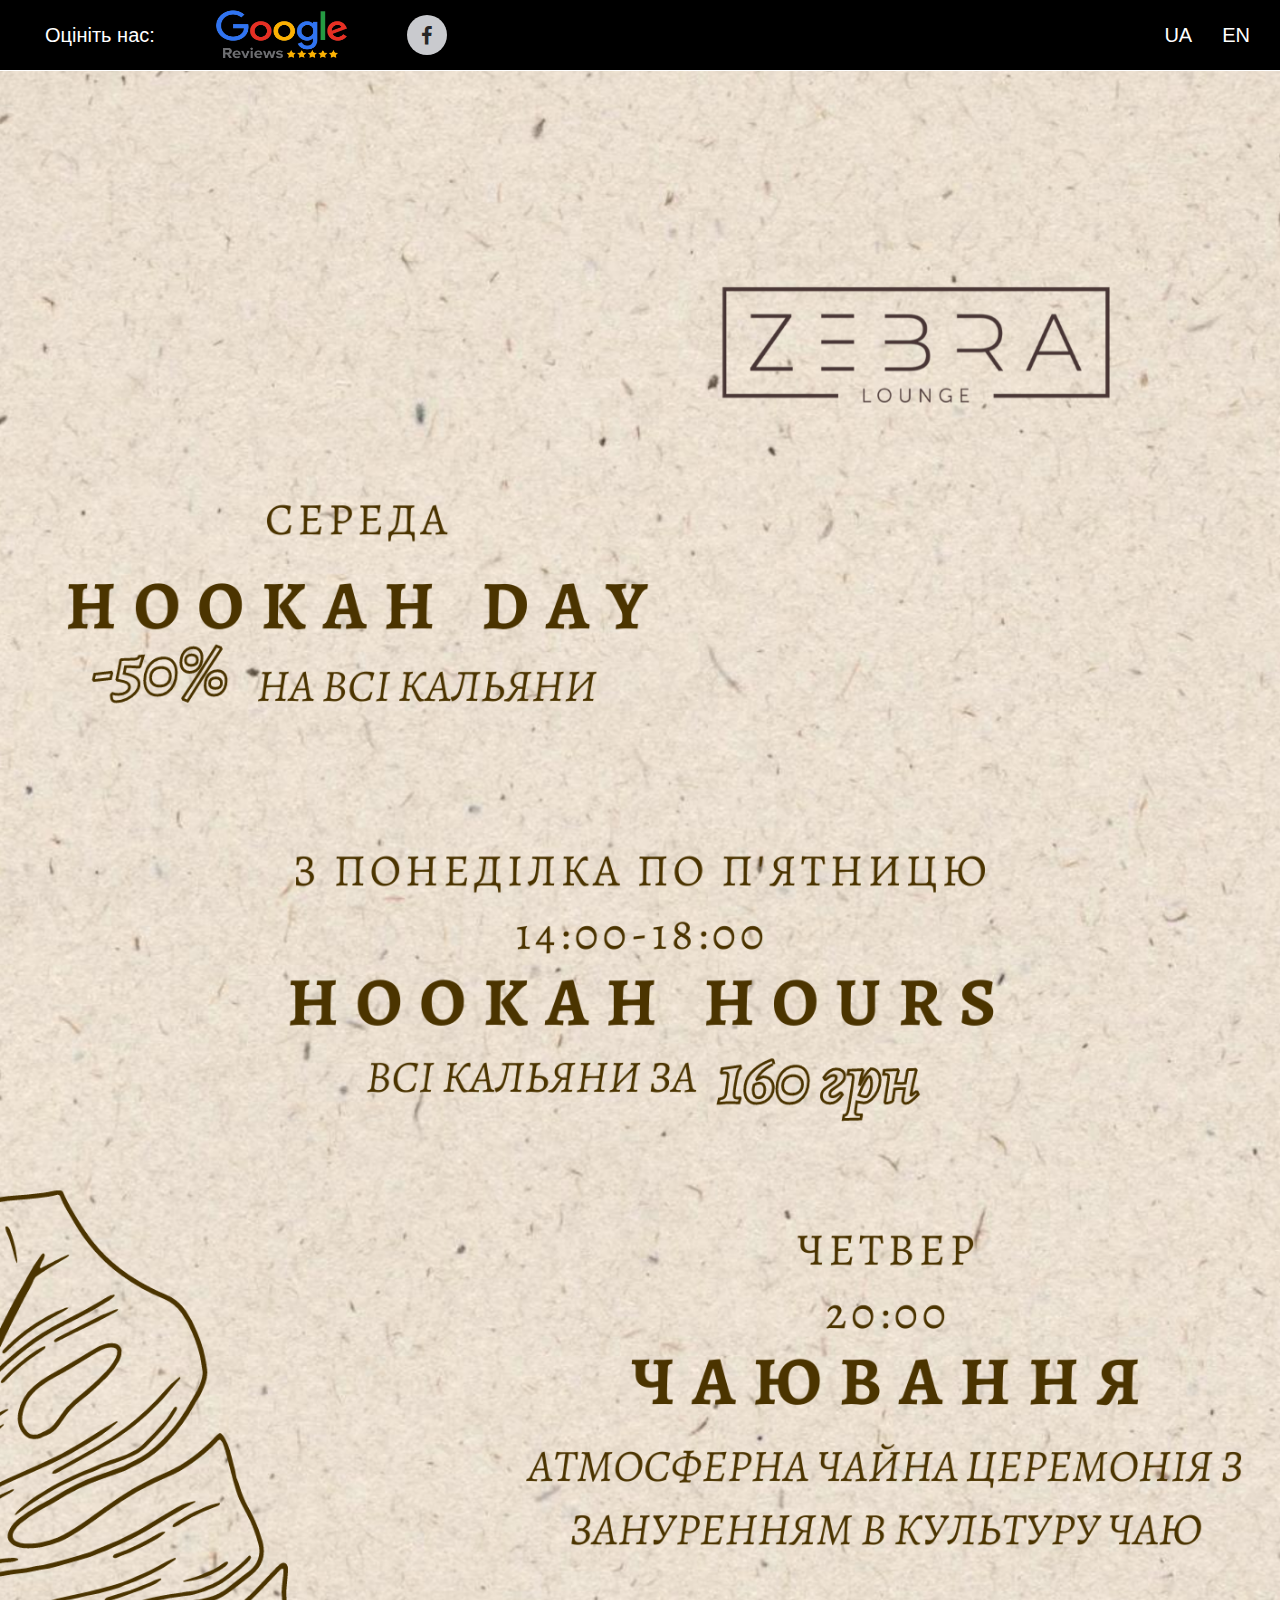
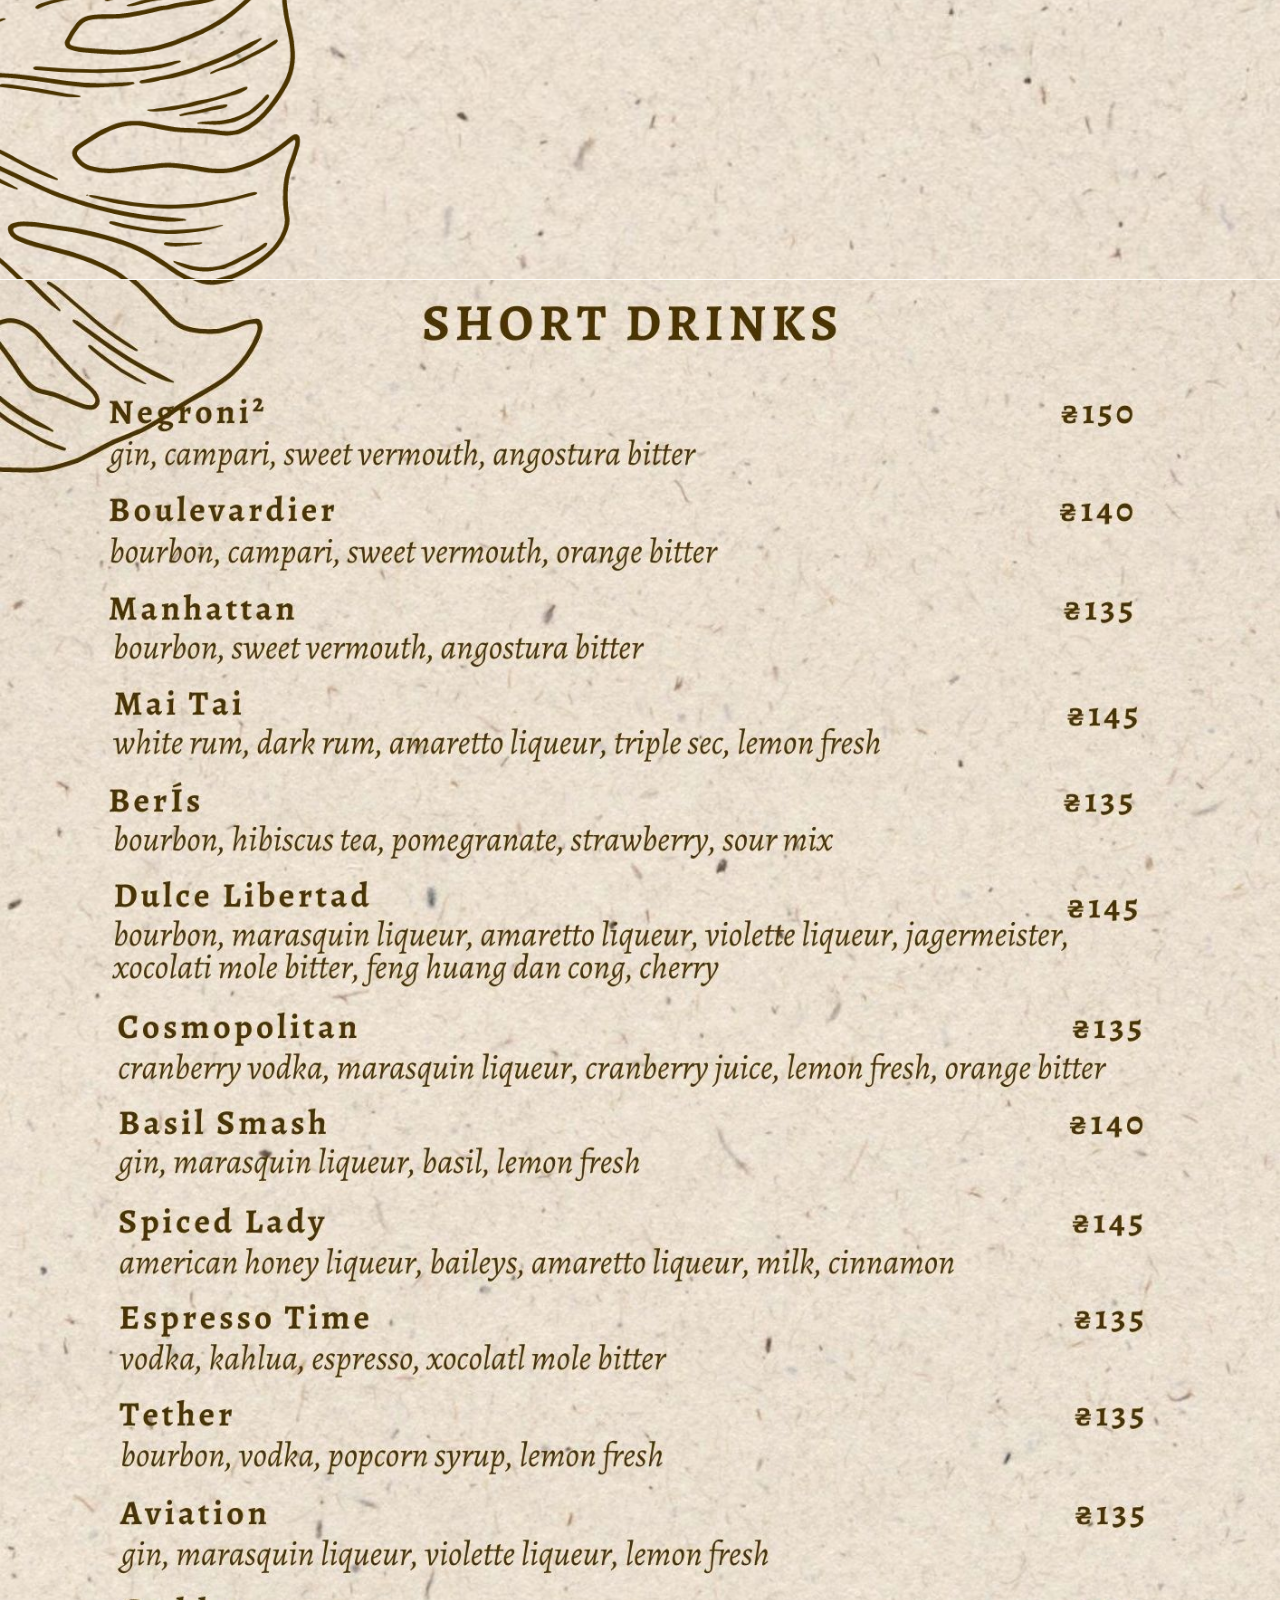
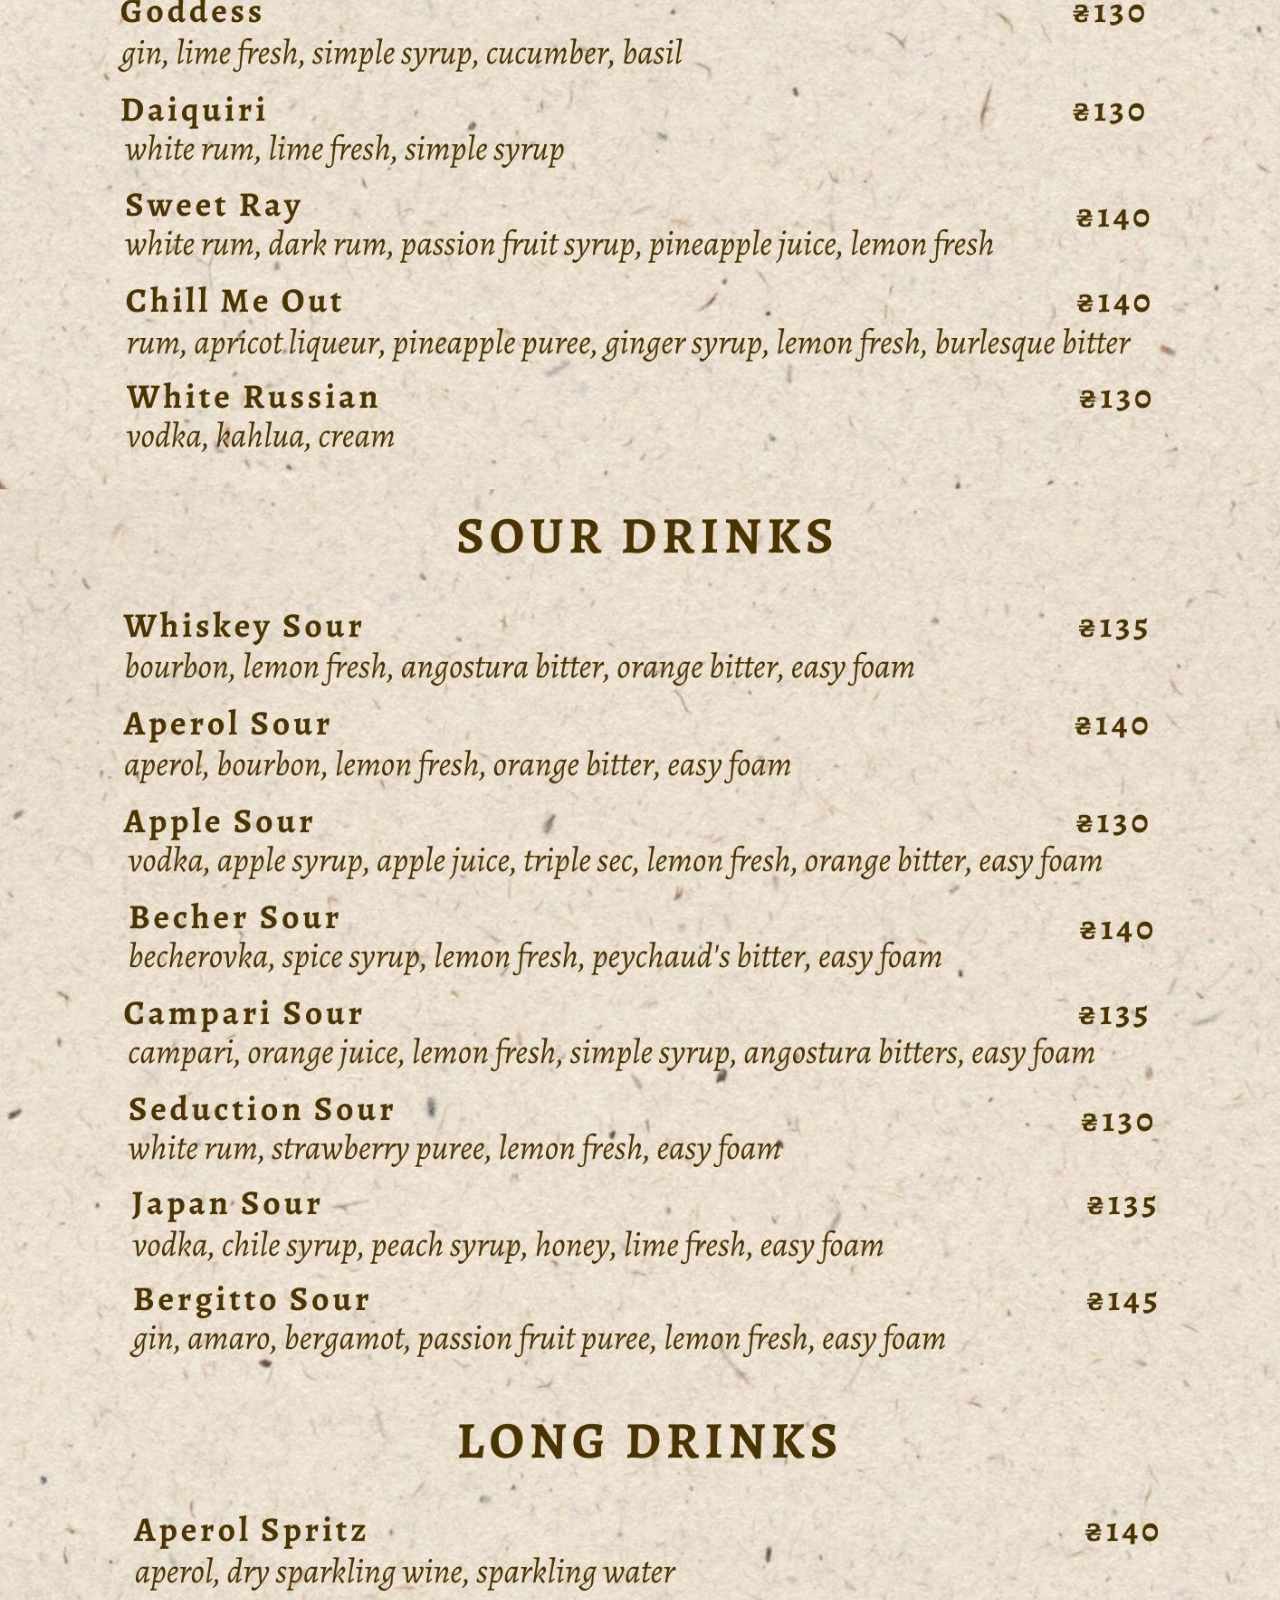
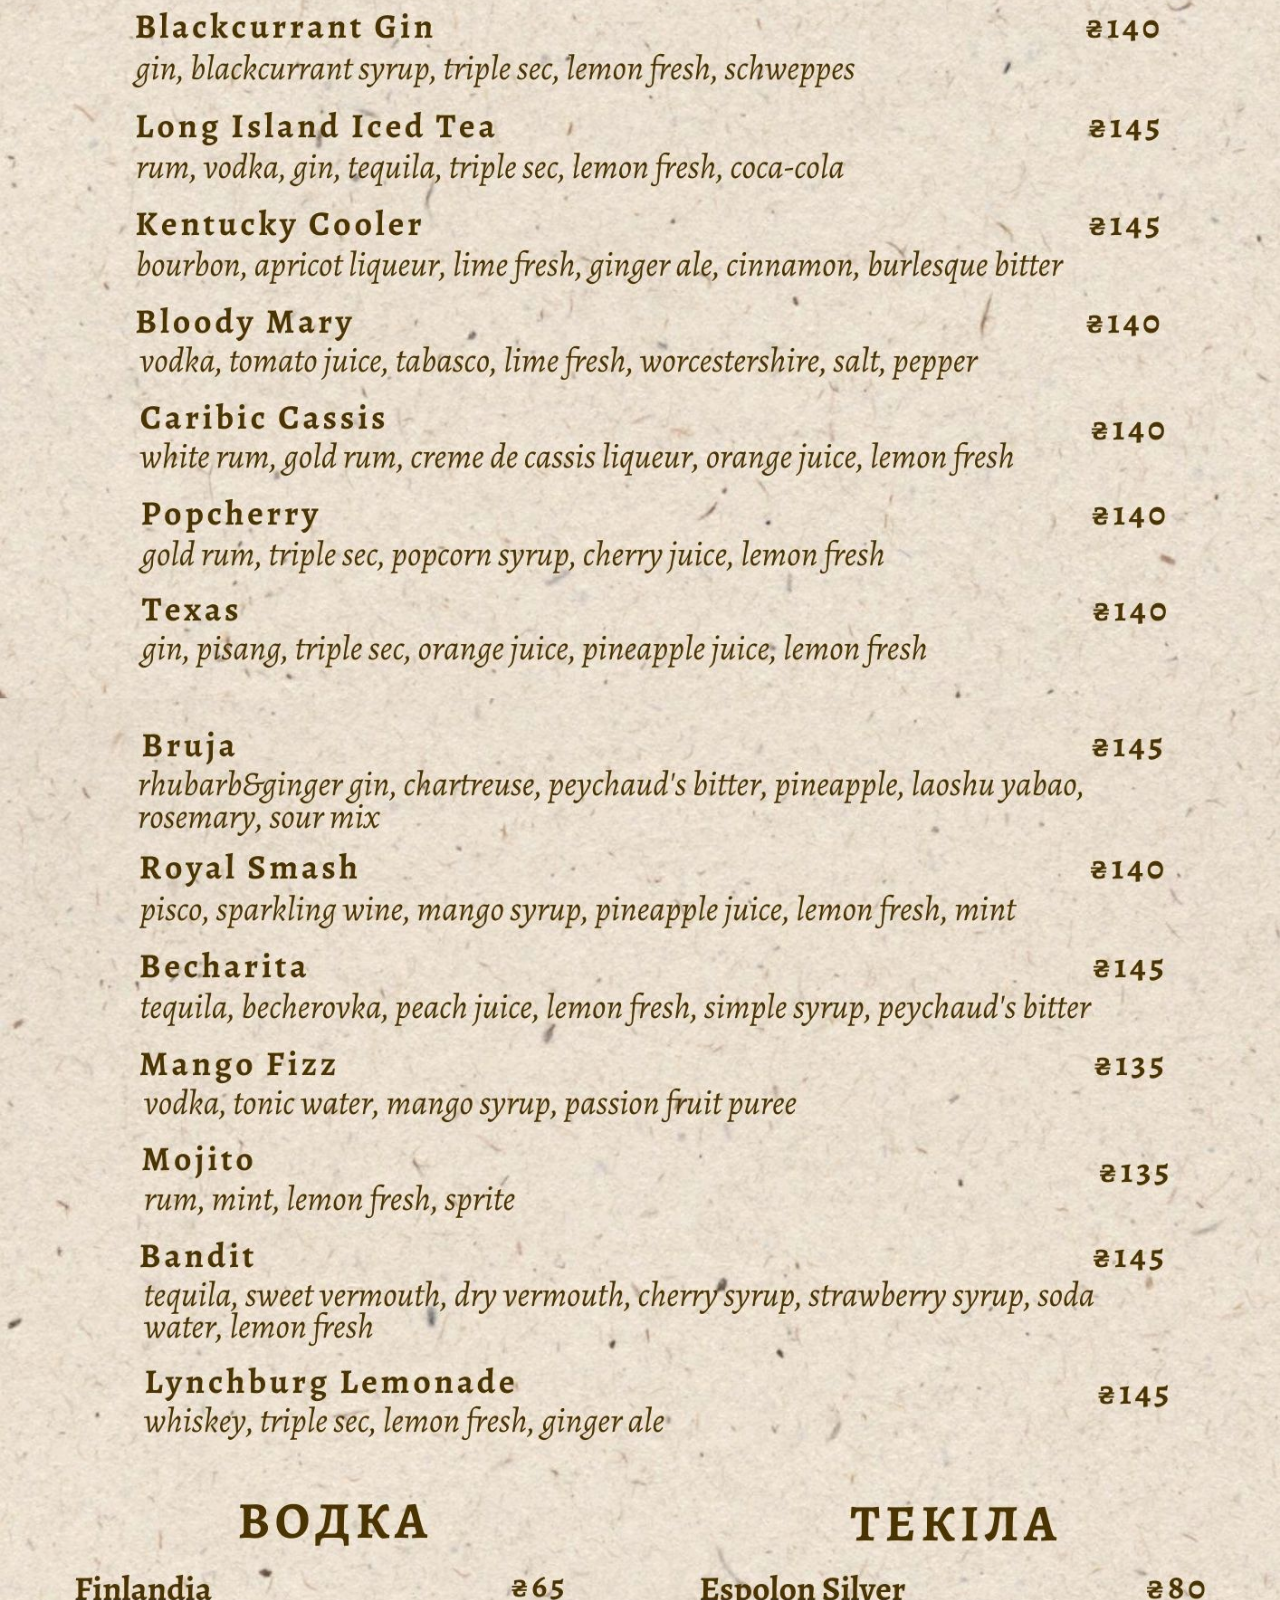
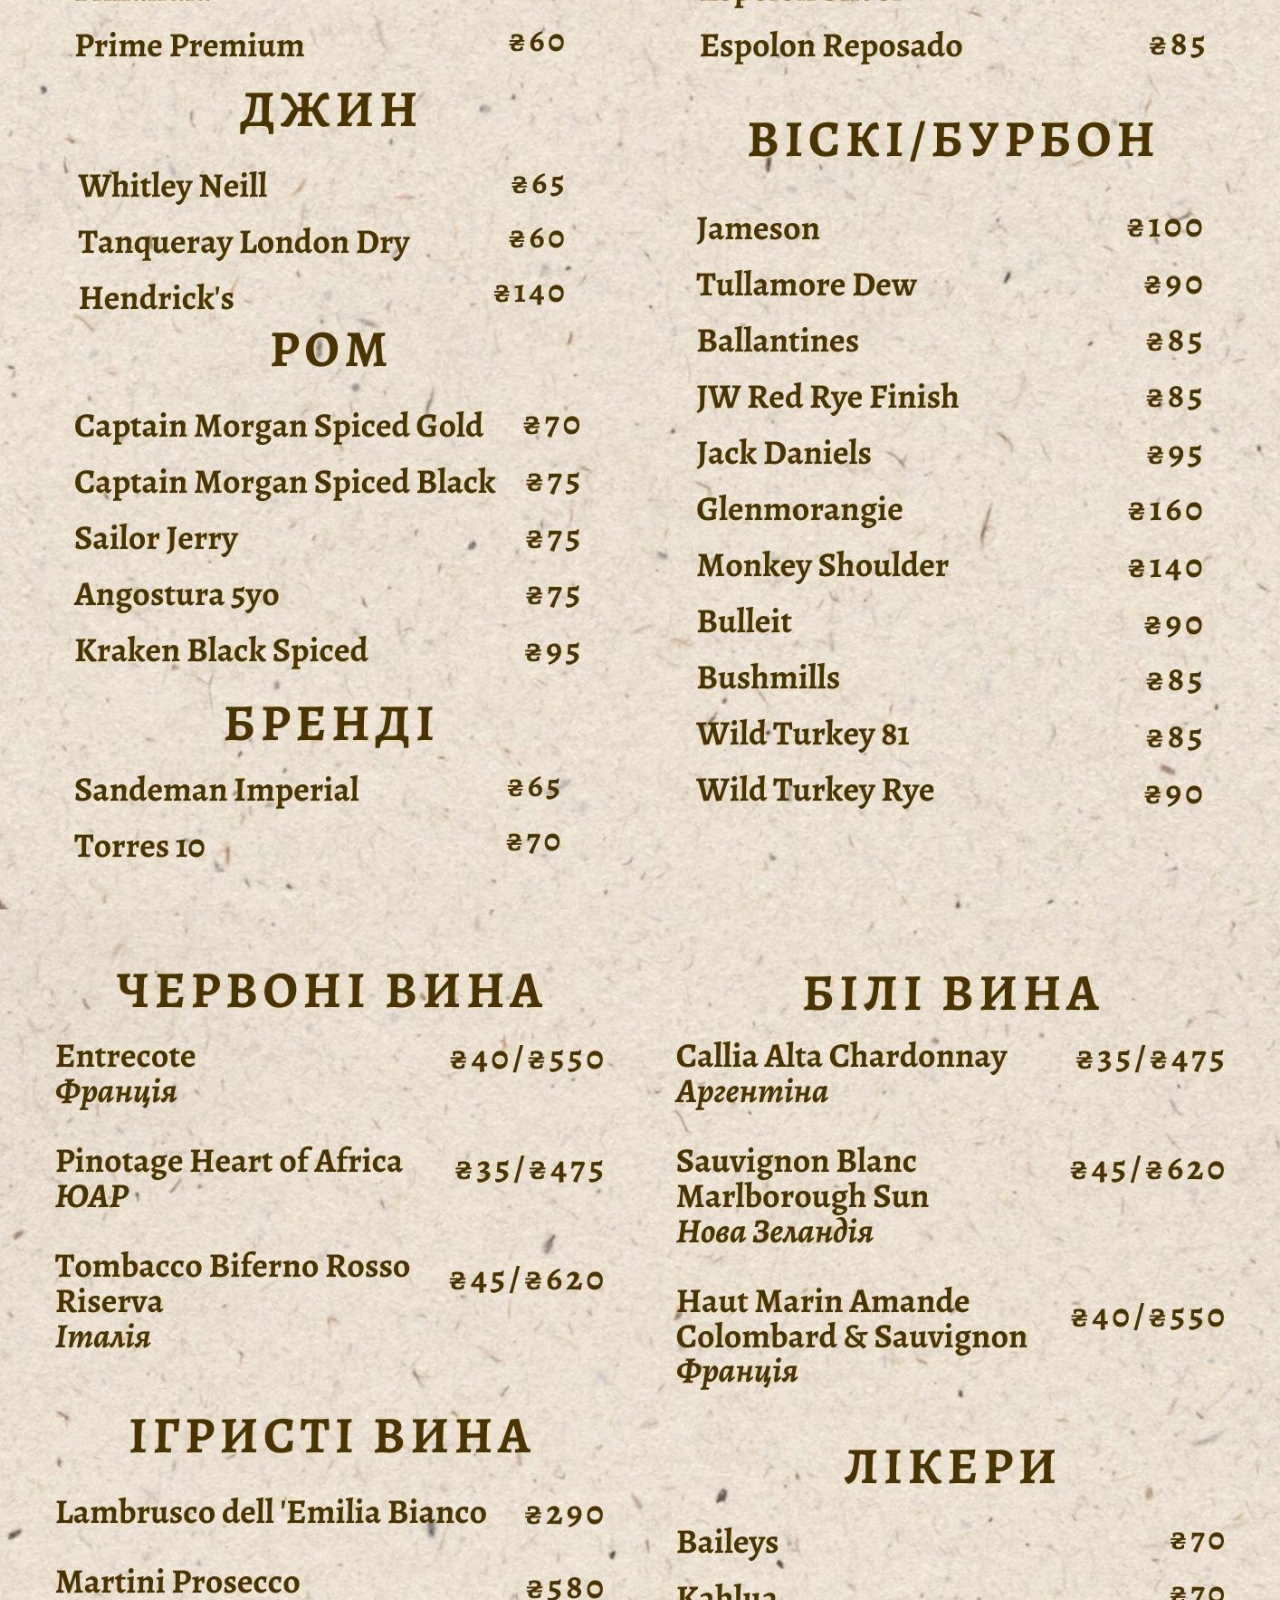
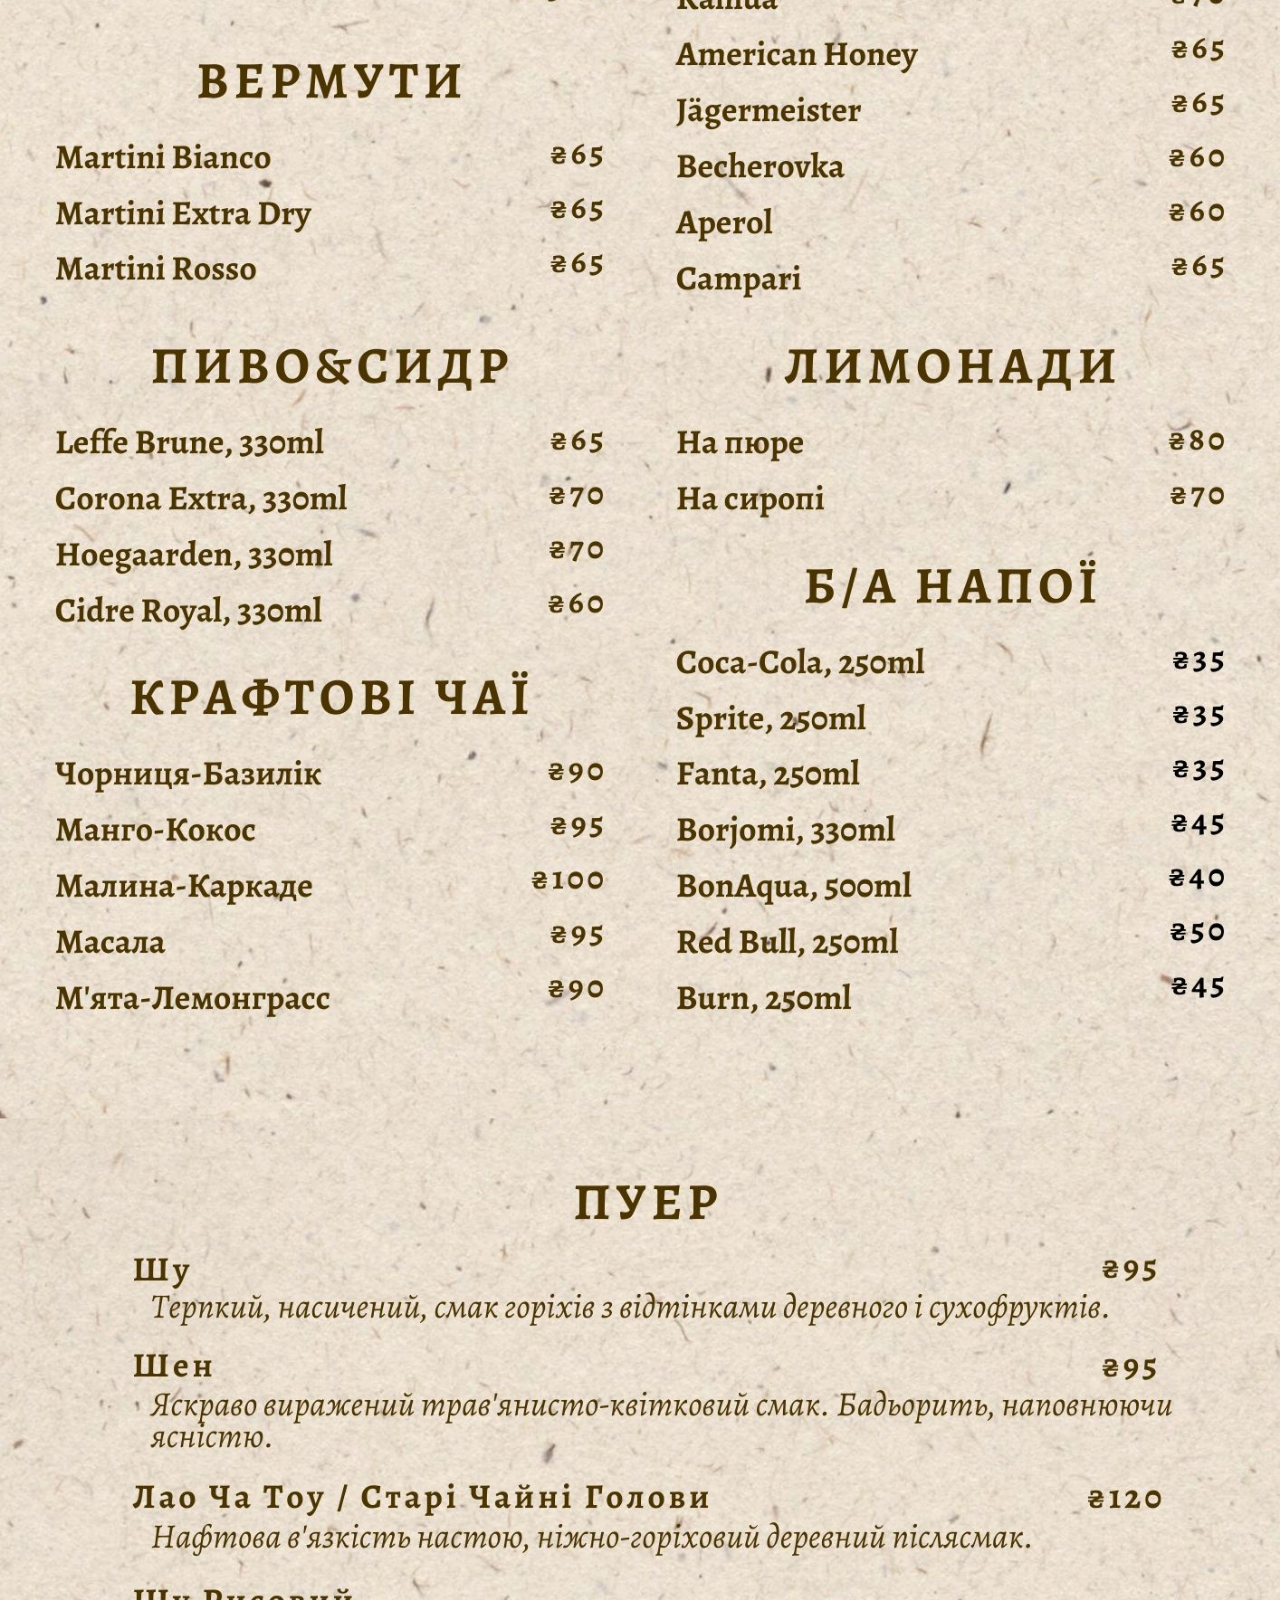
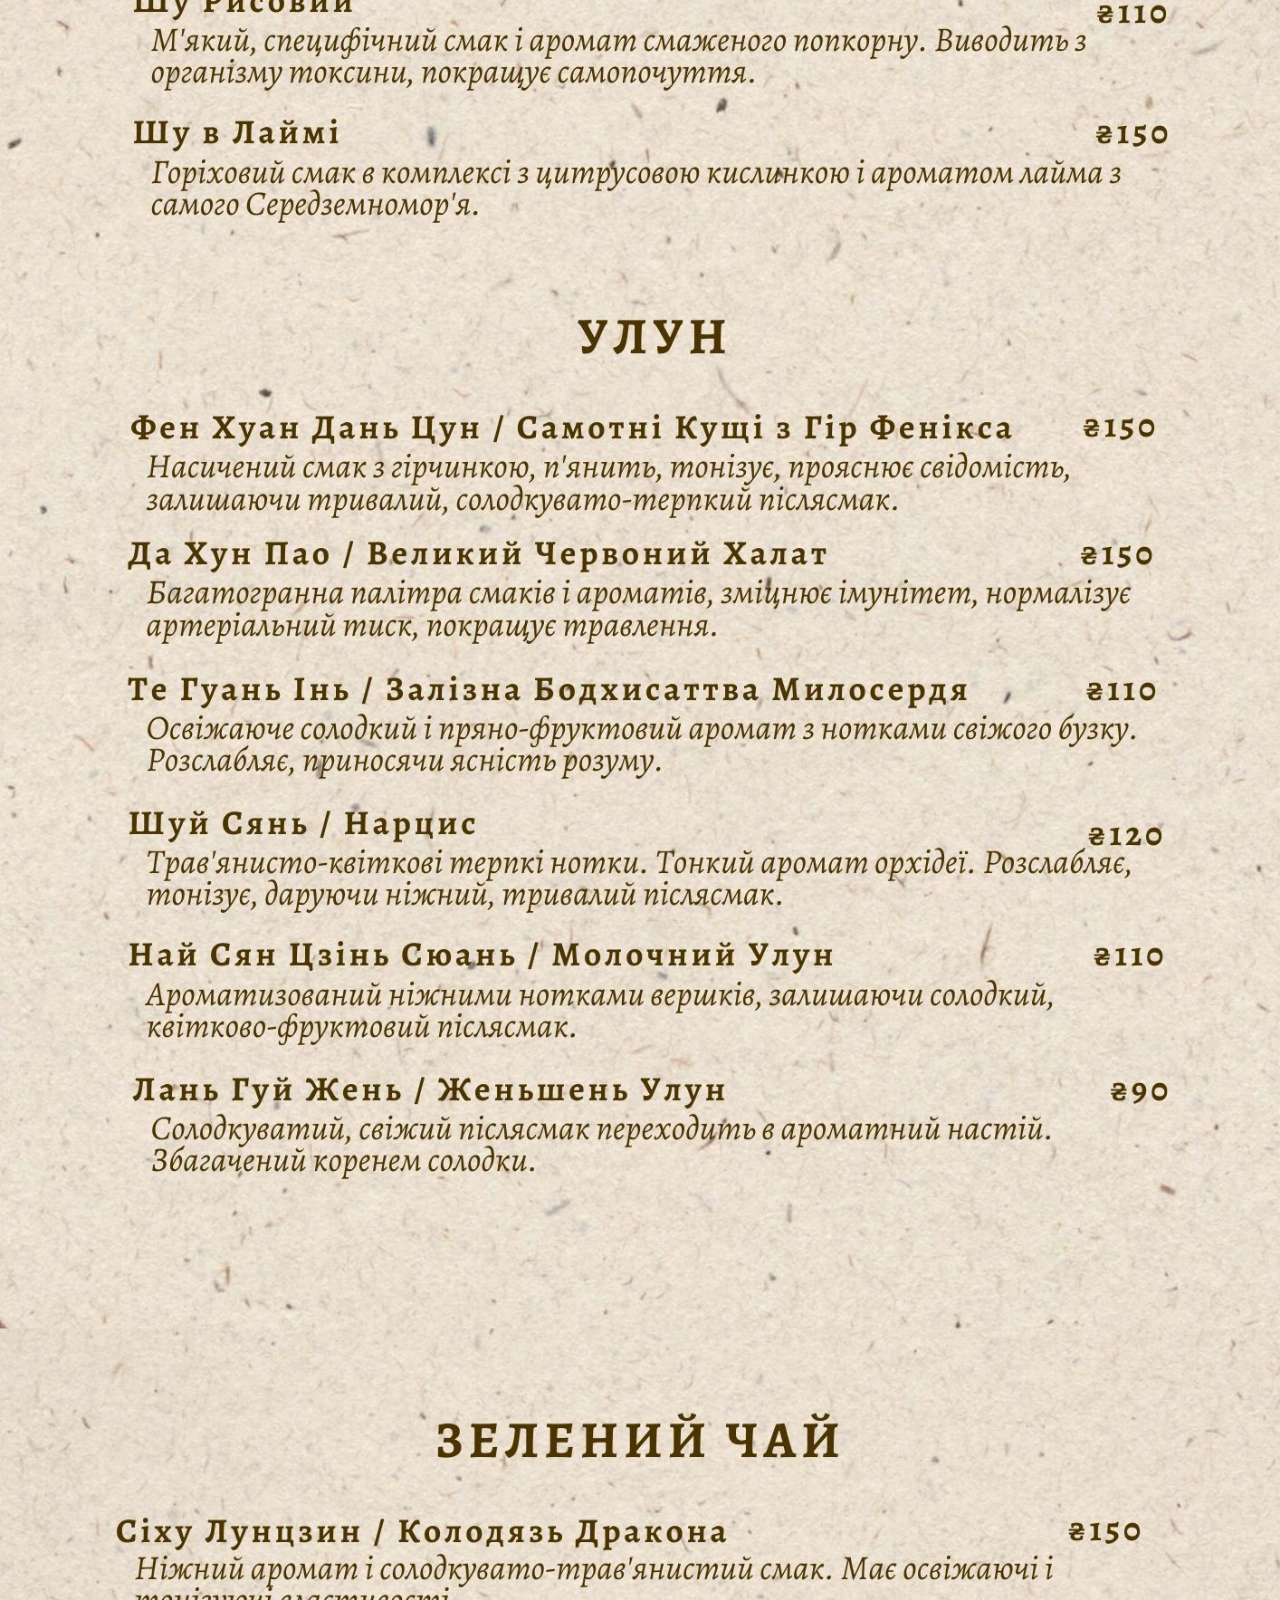
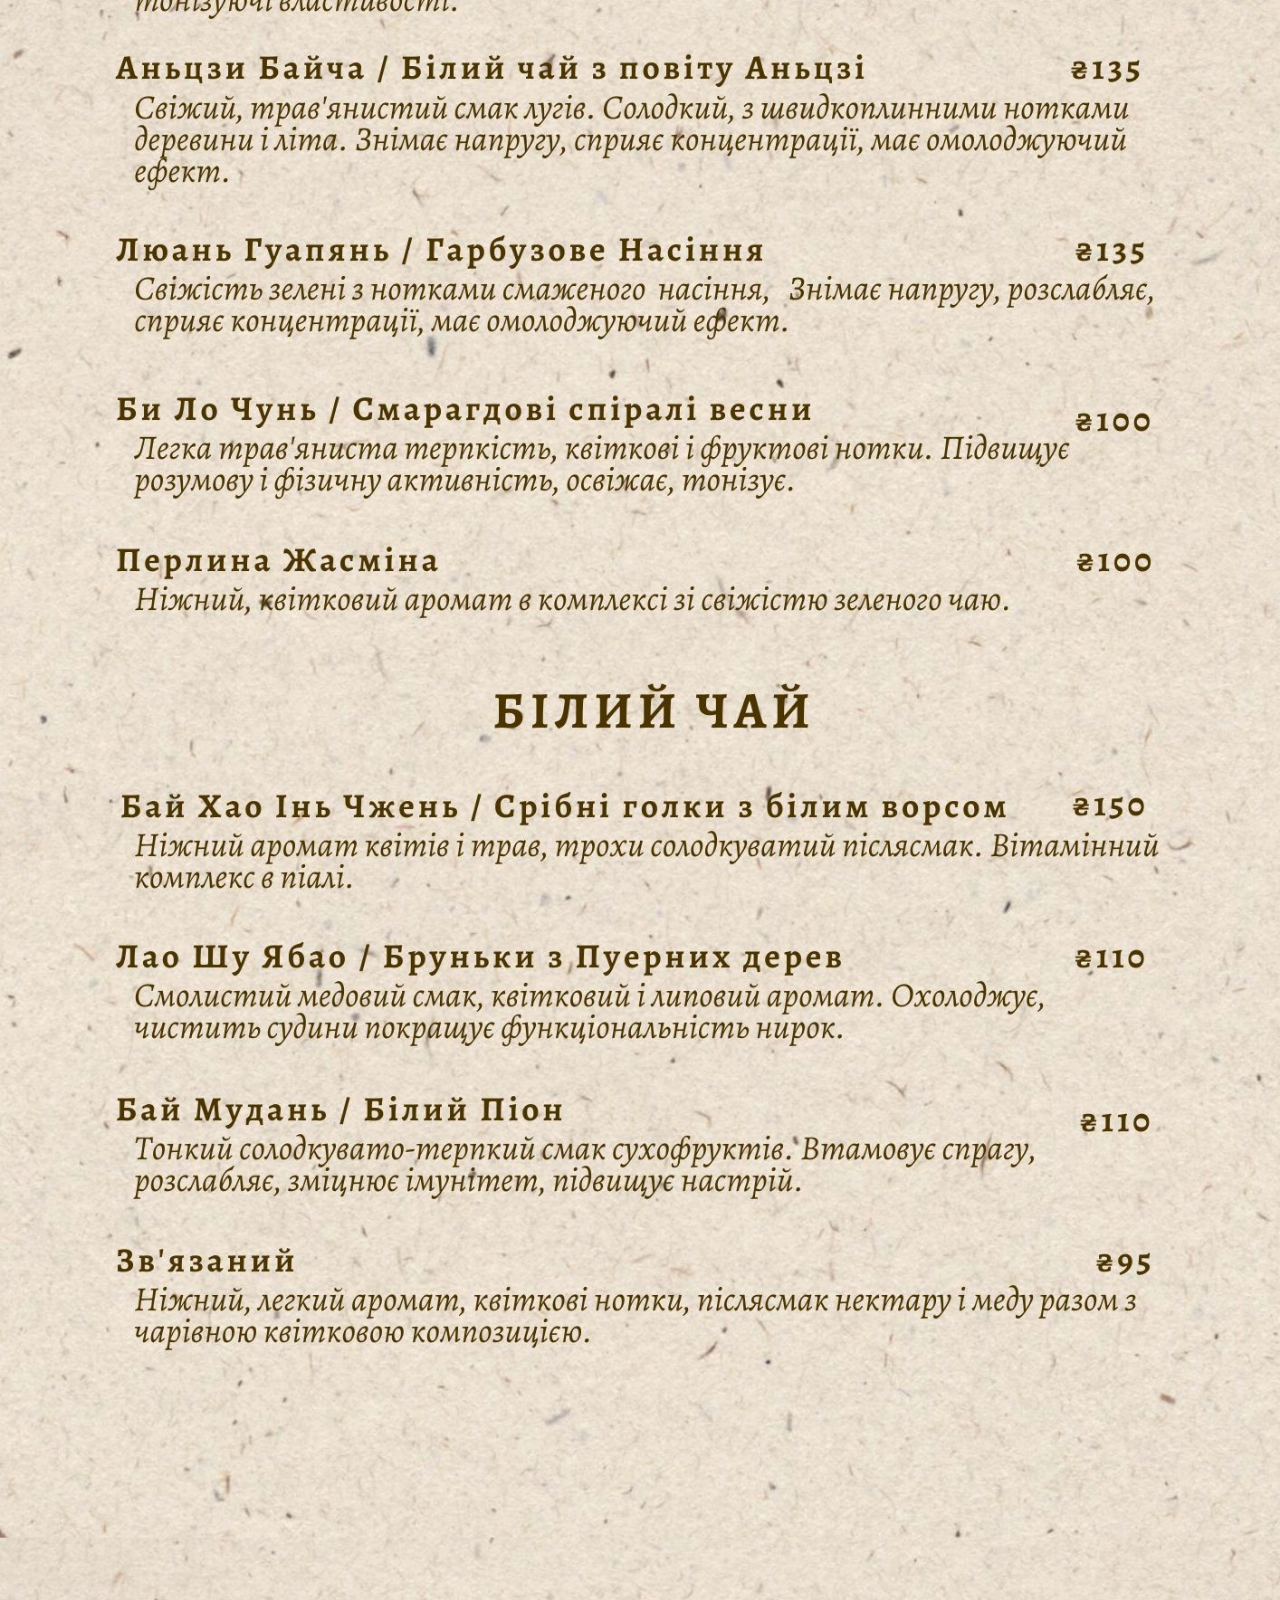
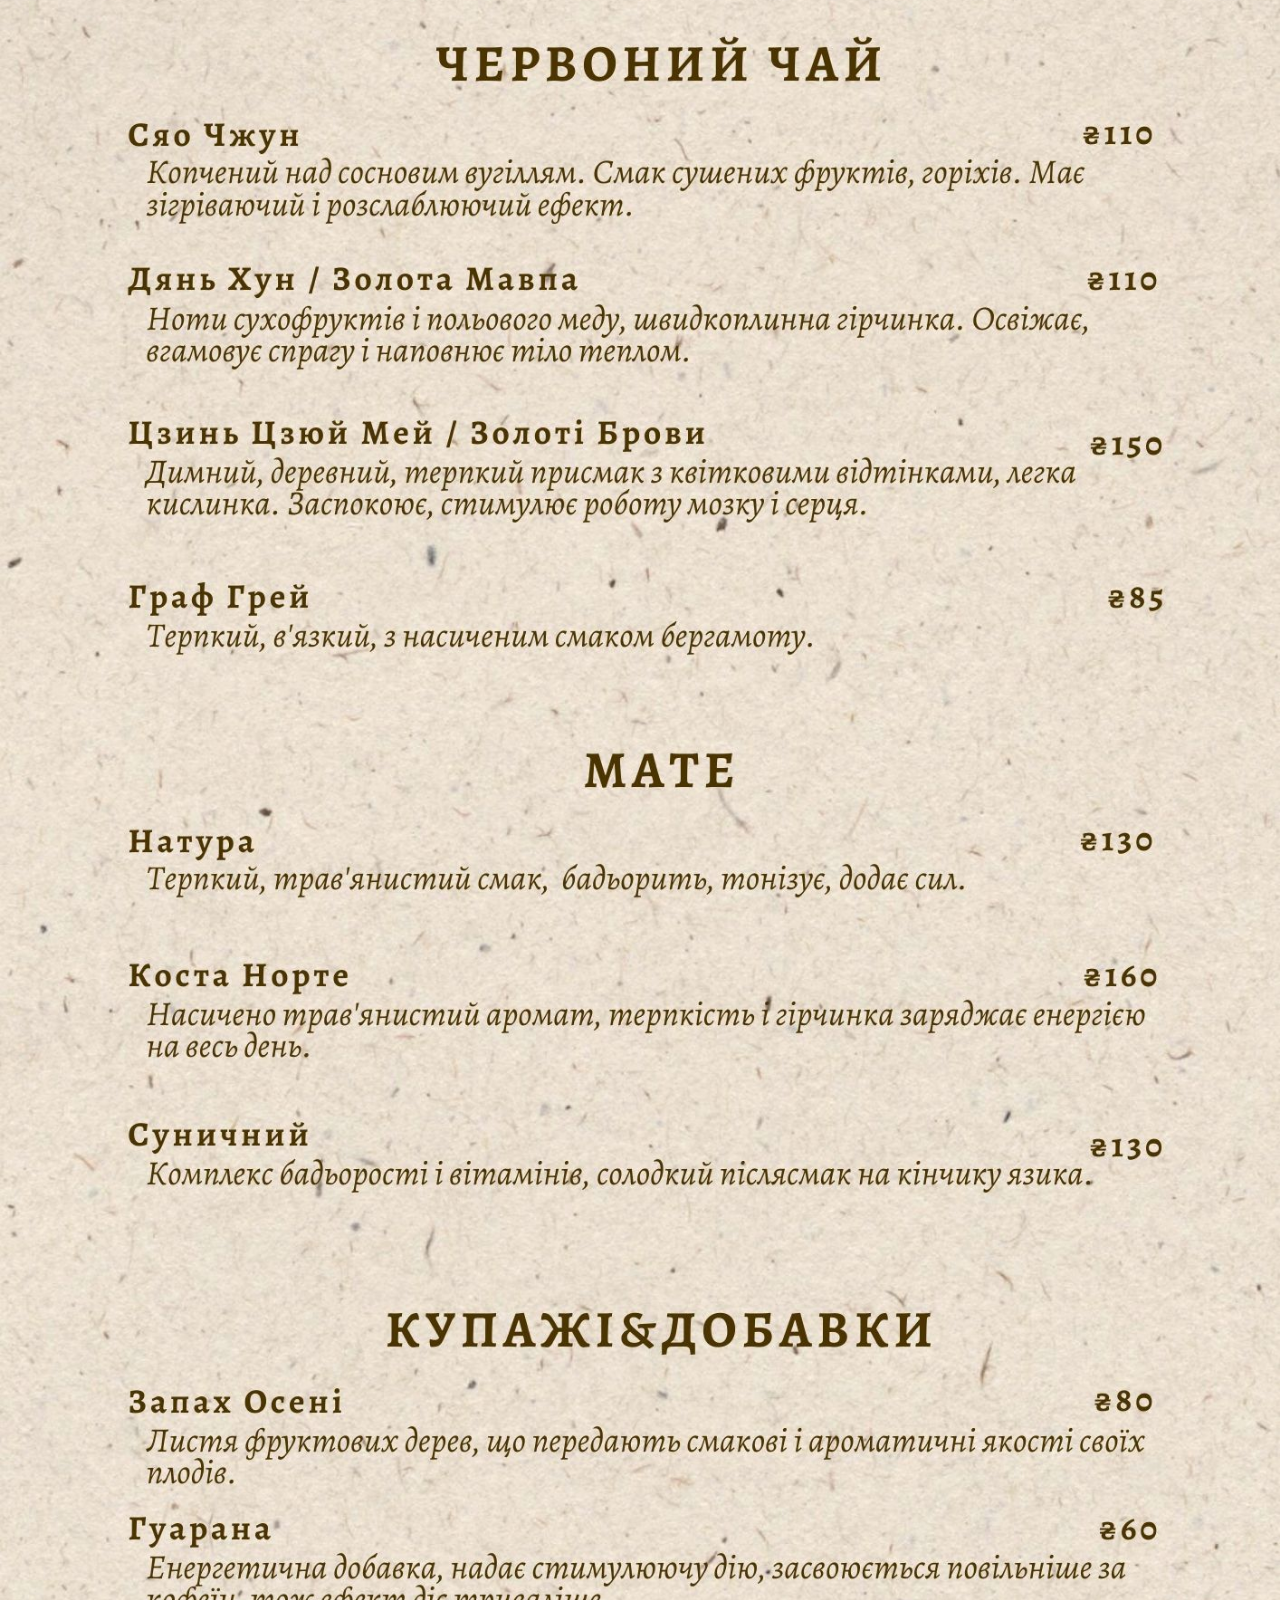
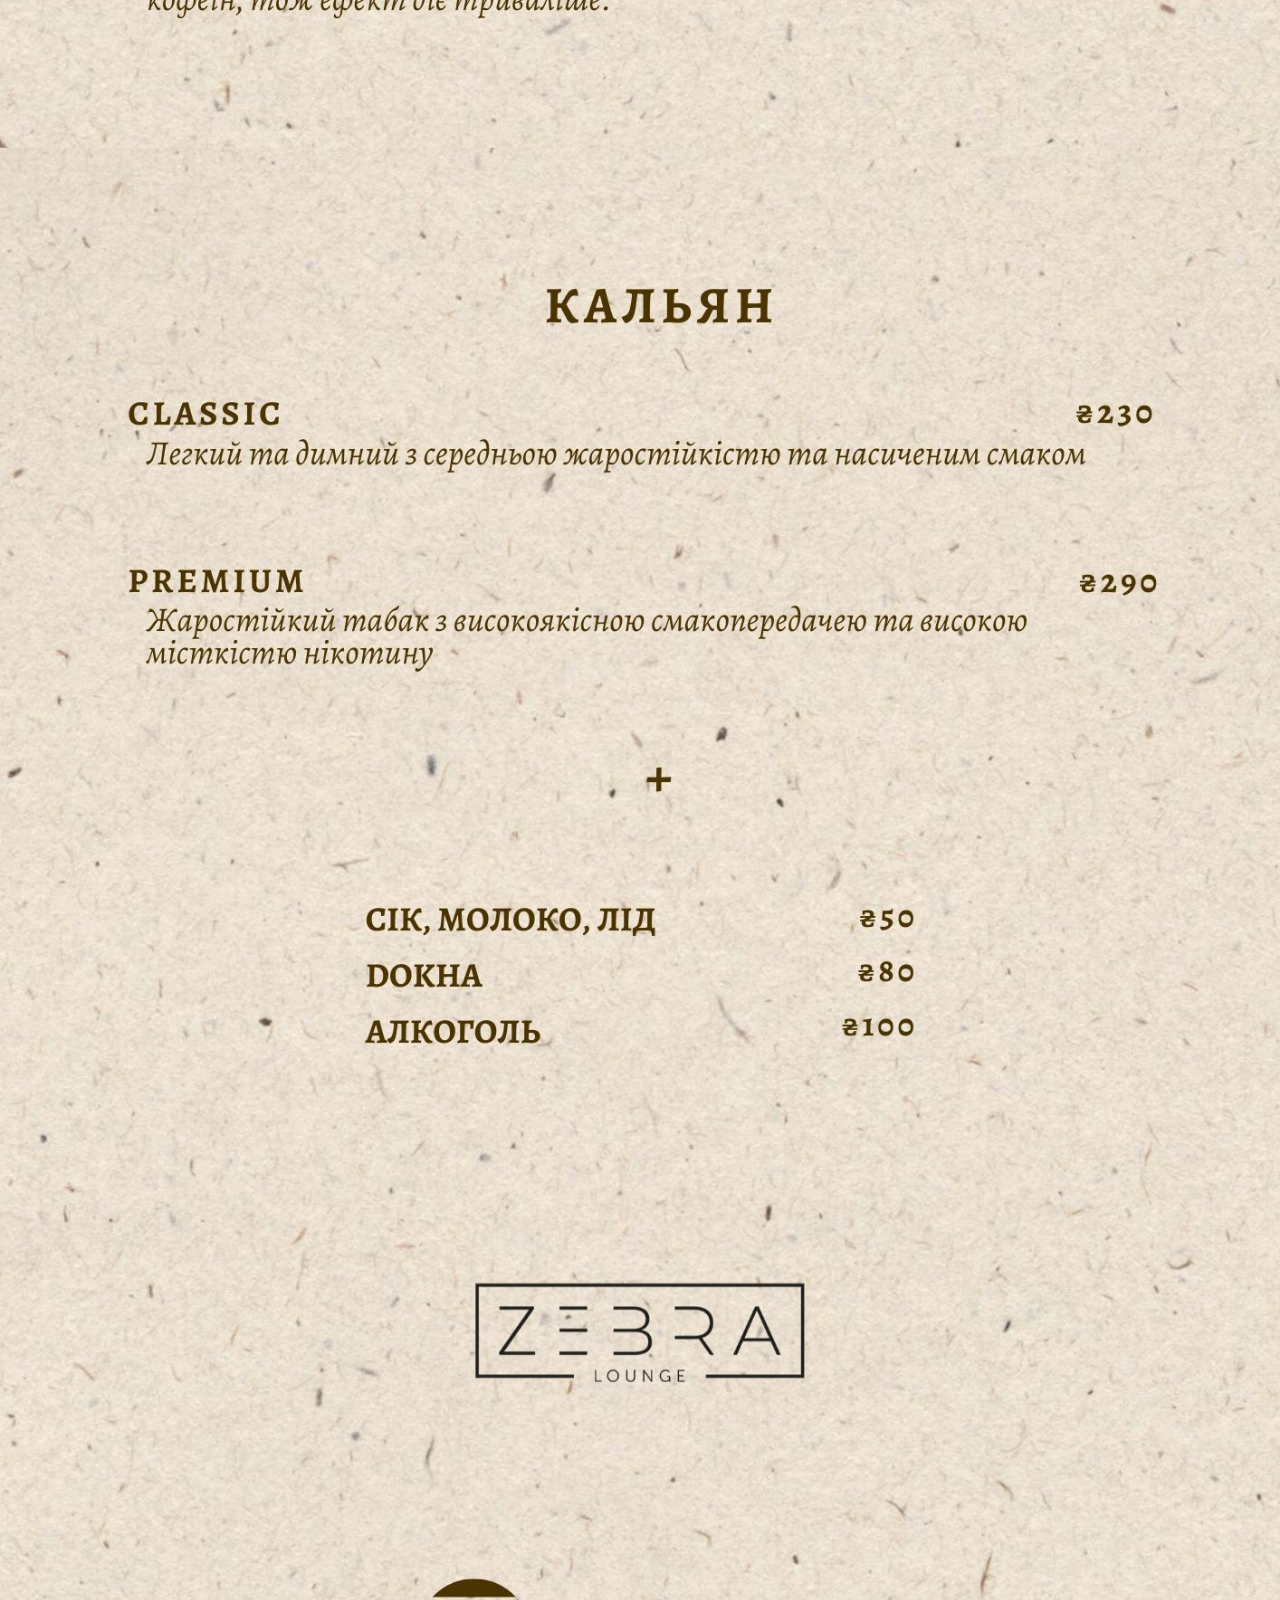
<file: index.html>
<!DOCTYPE html>
<html>
  <meta name="viewport" content="width=device-width, initial-scale=1">
<head>
    <meta charset="utf-8">
    <link rel="stylesheet" href="https://maxcdn.bootstrapcdn.com/font-awesome/4.6.3/css/font-awesome.min.css" type="text/css">
    <link rel='stylesheet' href='css/style.css'>
</head>

<body>
<div id='app'>


<header>
 <div class="main__header">
   <div class="rate__block">
     <div class="item">
       <a>Оцiнiть нас:</a>
     </div>
     <div class="item">
       <a href="https://g.page/zebraloungekiev/review?gm" target="_blank"><img src="img/rate.png"></a>
     </div>
     <div class="item">
      <a class="icon social fb" href="https://www.facebook.com/zebraloungekiev/" target="_blank"> <i class="fa fa-facebook"></i></a>
     </div>
   </div>
   <div class="language__block">
    <div><a href="index.html">UA</a></div>
    <div><a href="indexEn.html">EN</a></div>
   </div>
 </div>
</header>

<div class="main__page">
  <img src="img/menuUa/1.png" alt="menu">
  <img src="img/menuUa/2.jpg" alt="menu">
  <img src="img/menuUa/3.jpg" alt="menu">
  <img src="img/menuUa/4.jpg" alt="menu">
  <img src="img/menuUa/5.jpg" alt="menu">
  <img src="img/menuUa/6.jpg" alt="menu">
  <img src="img/menuUa/7.jpg" alt="menu">
  <img src="img/menuUa/8.jpg" alt="menu">
  <img src="img/menuUa/9.jpg" alt="menu">
</div>
<footer>
  <a href="#">Придбати сертифiкат</a>
  <a href="#">Програма лояльності</a>
</footer>

</div>
</body>
</html>
</file>
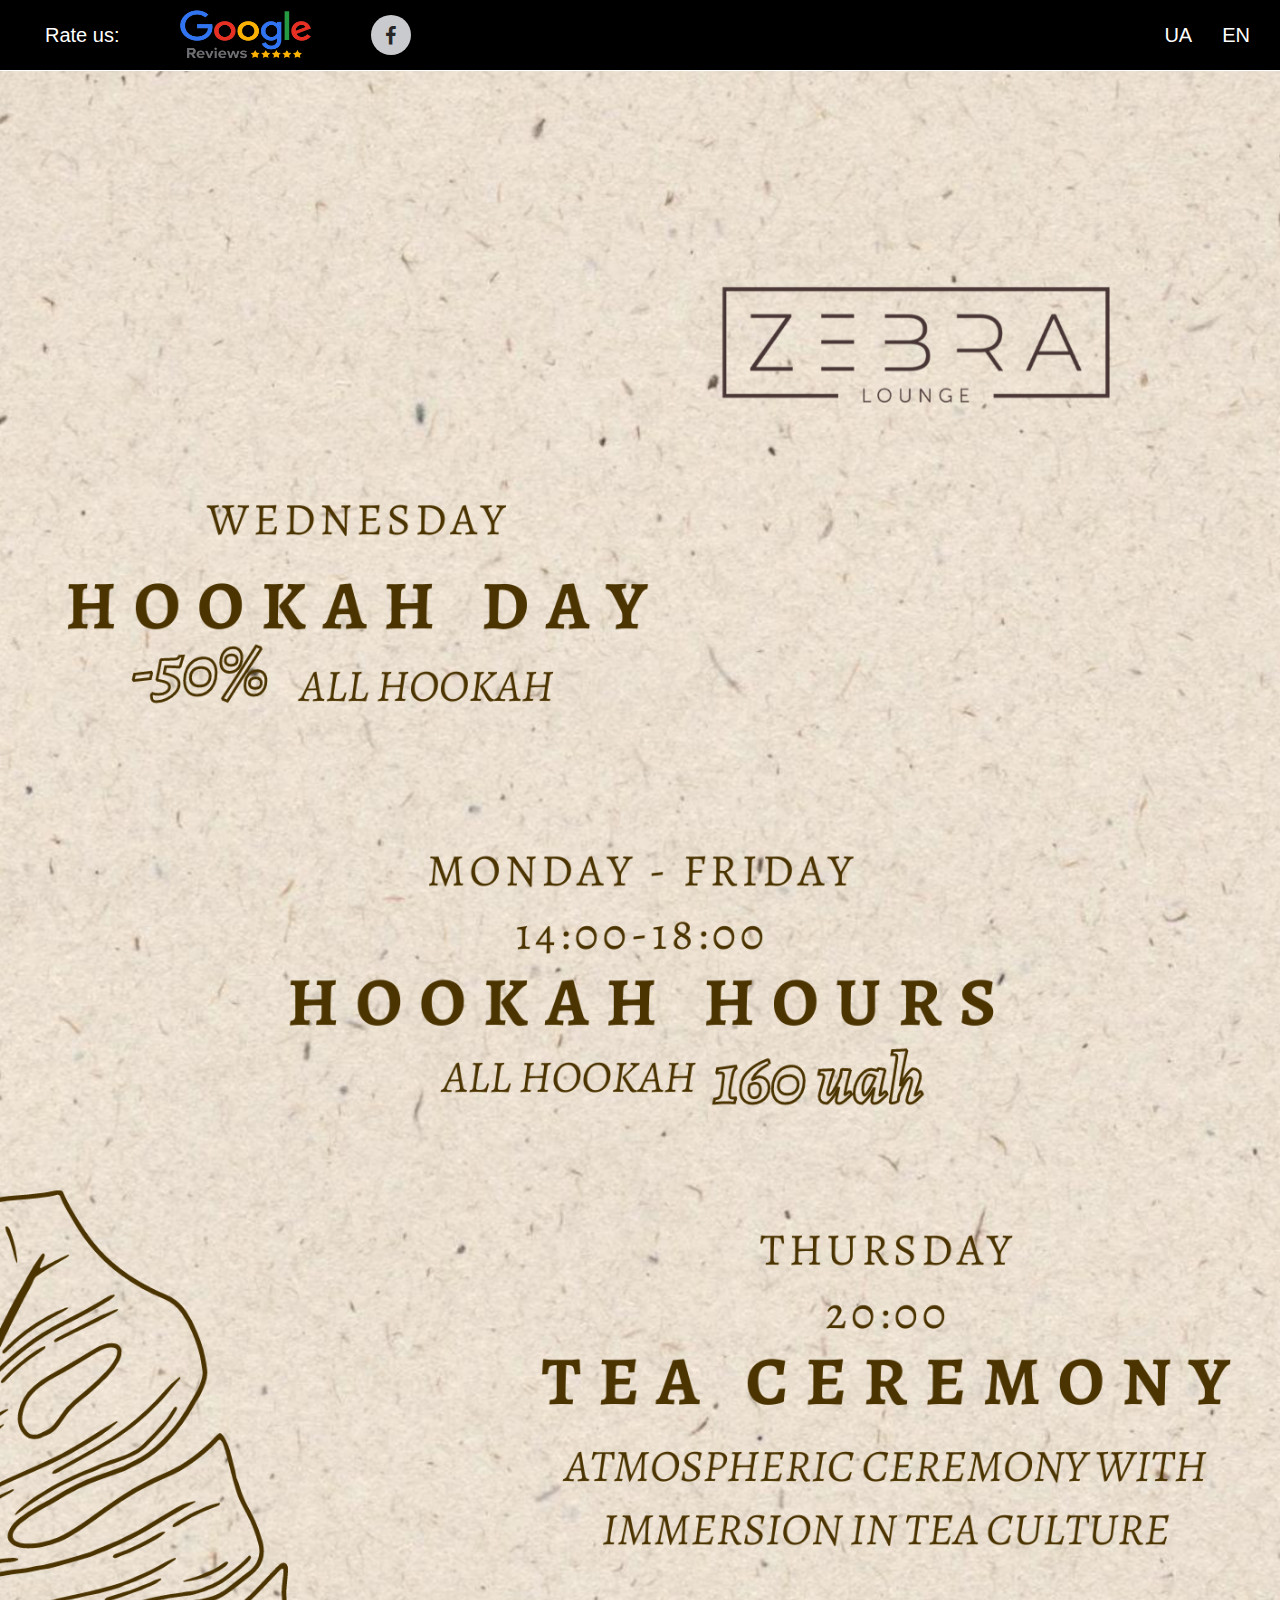
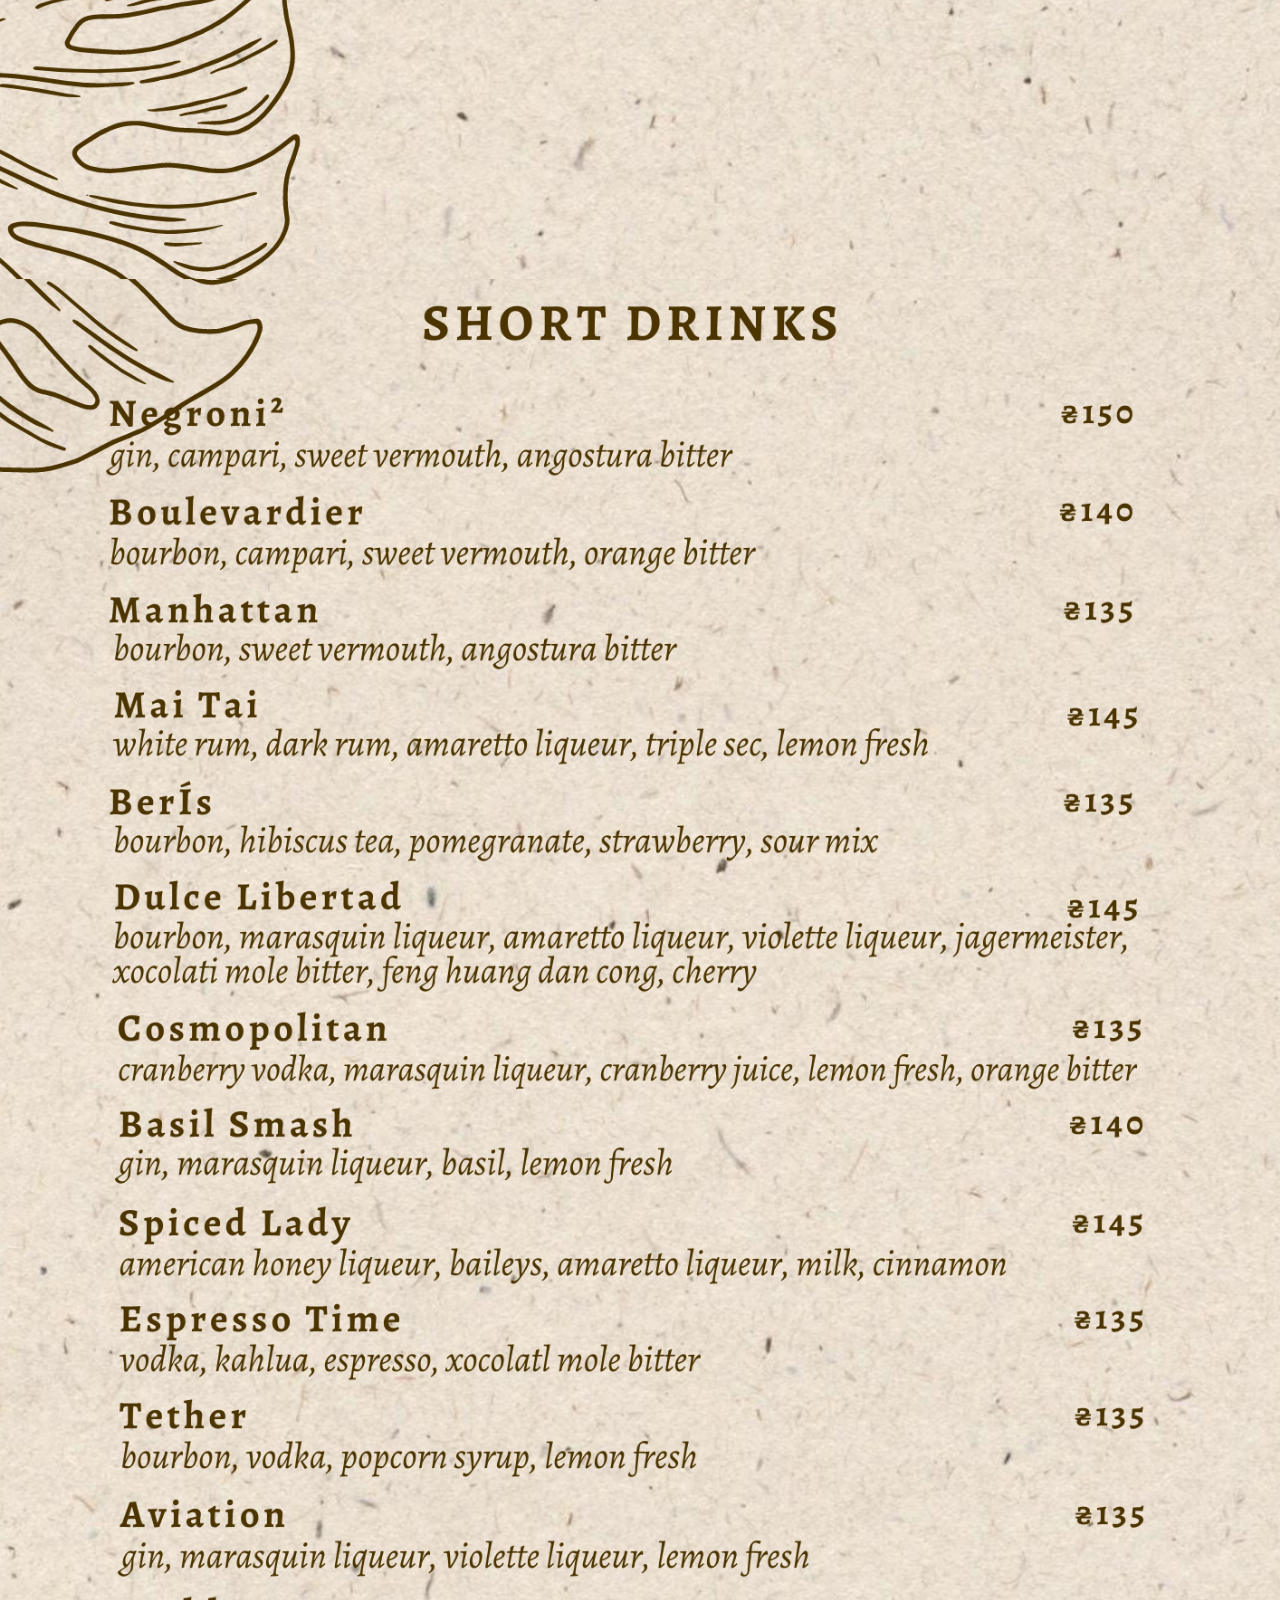
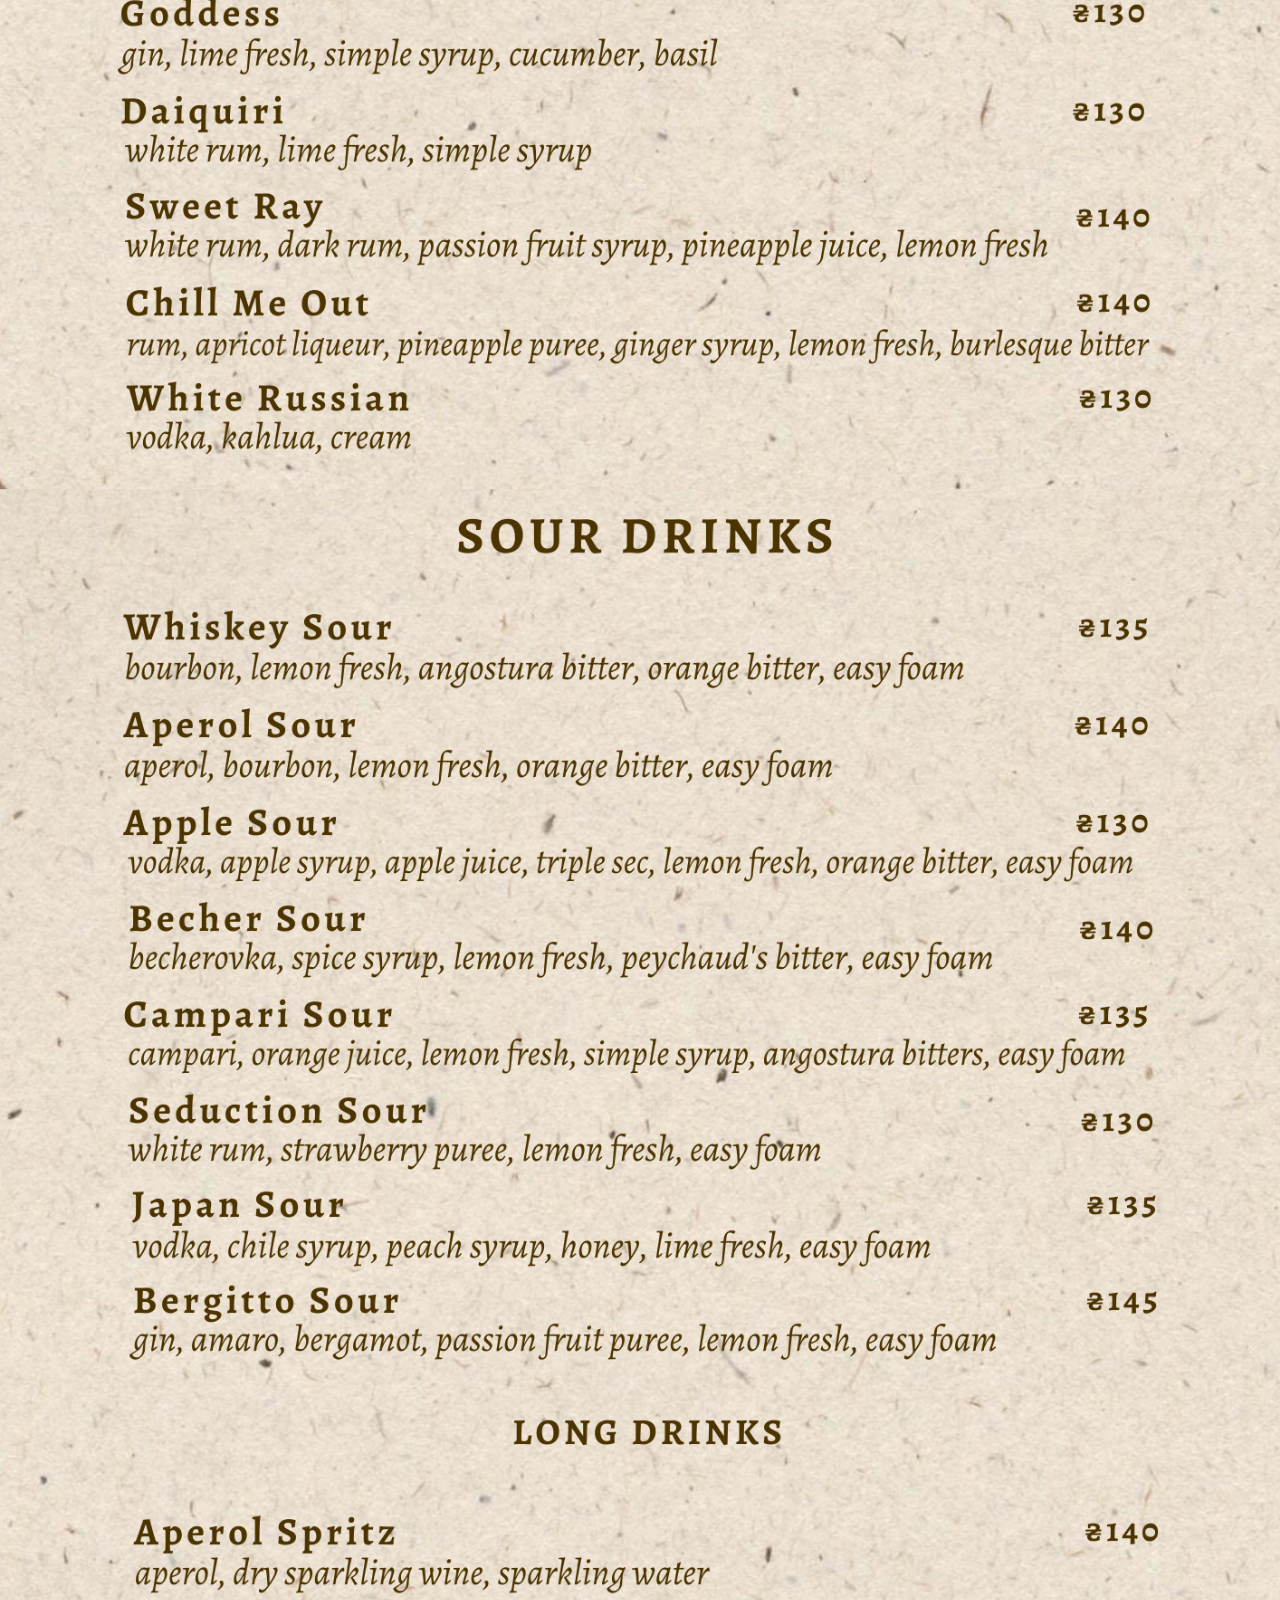
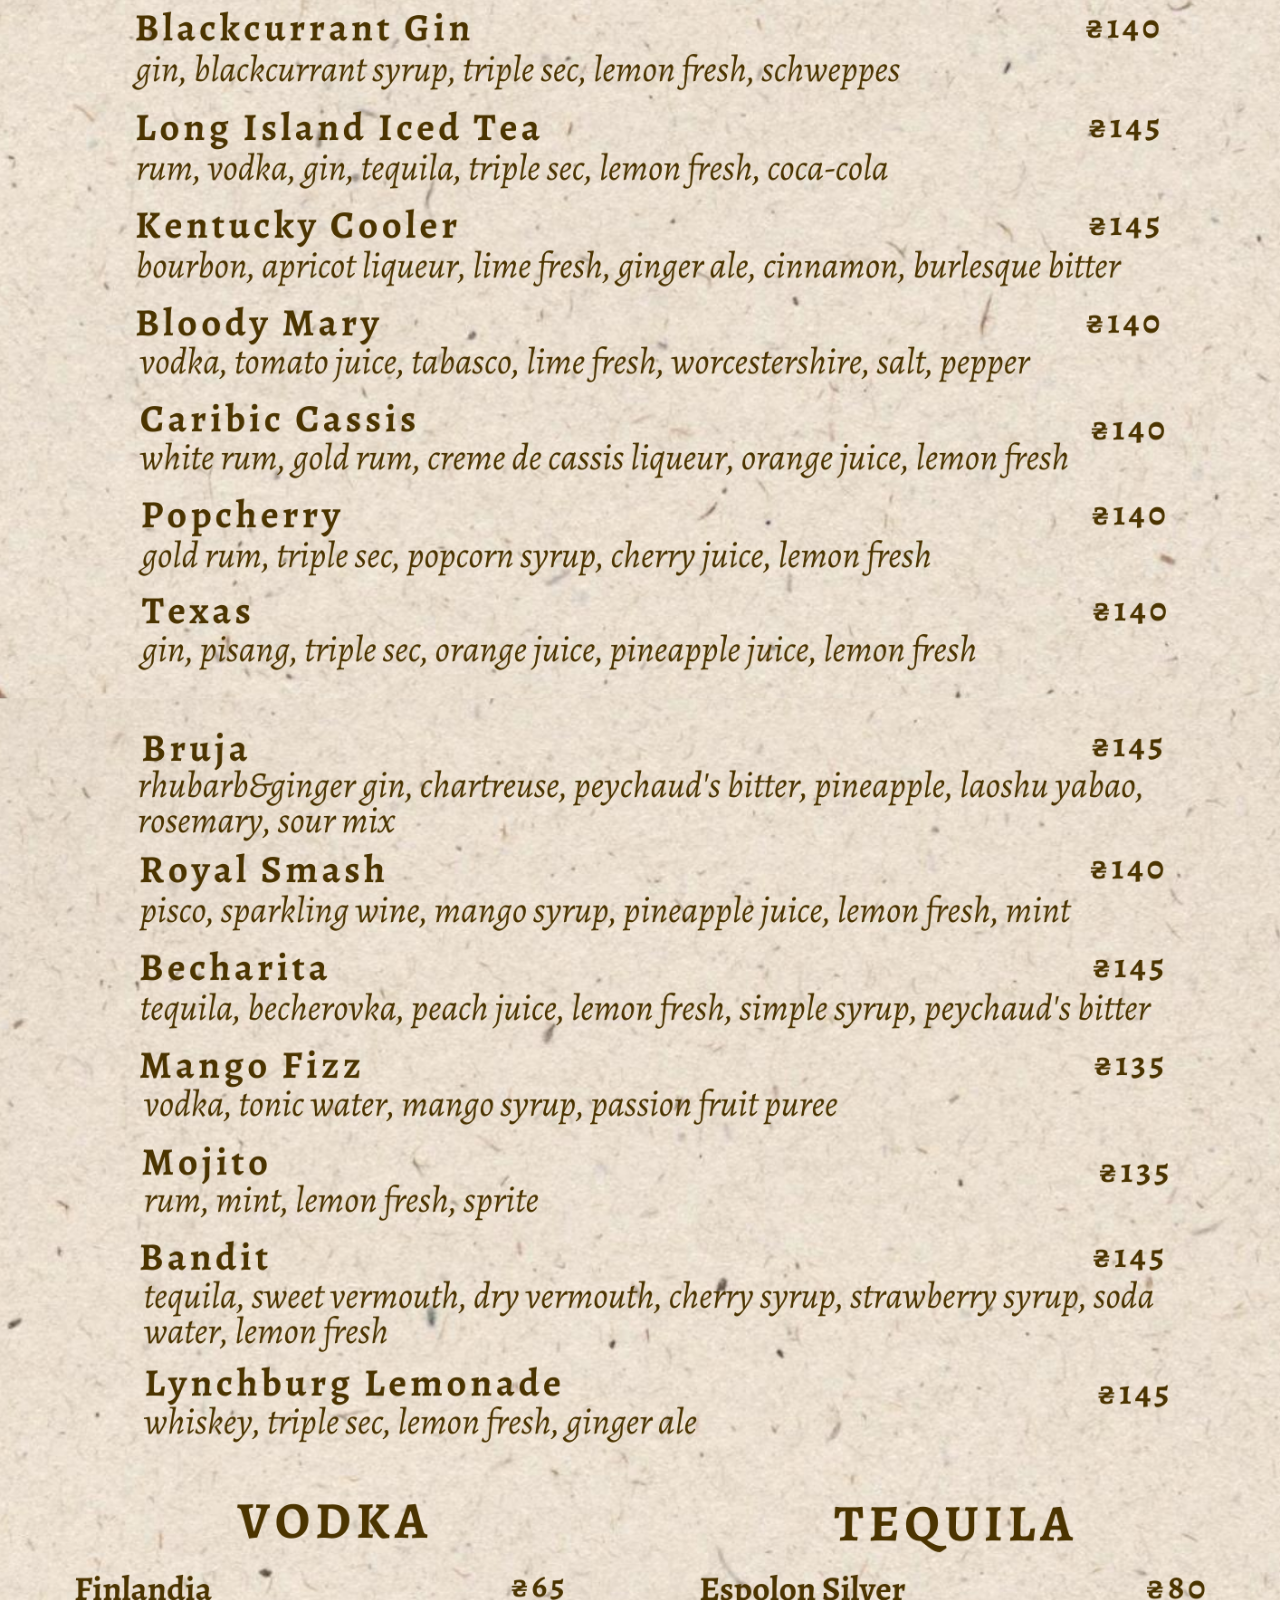
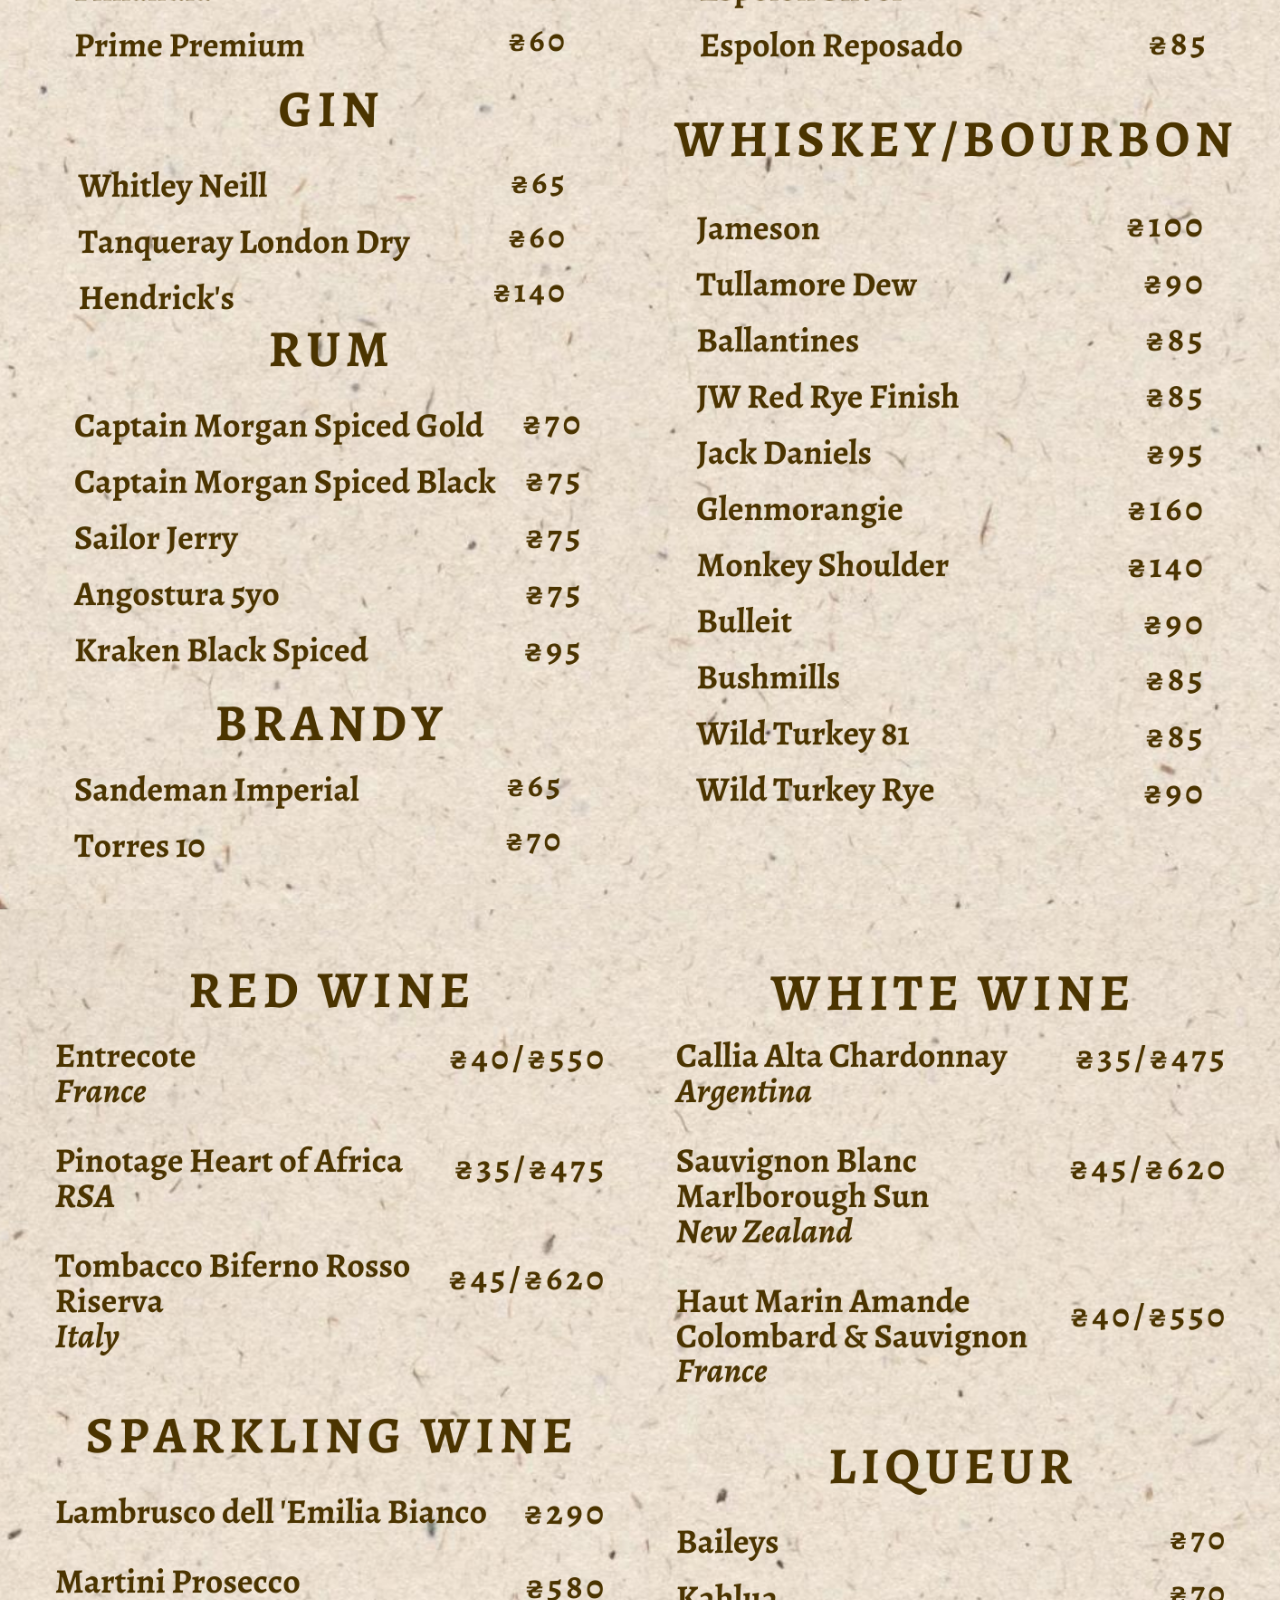
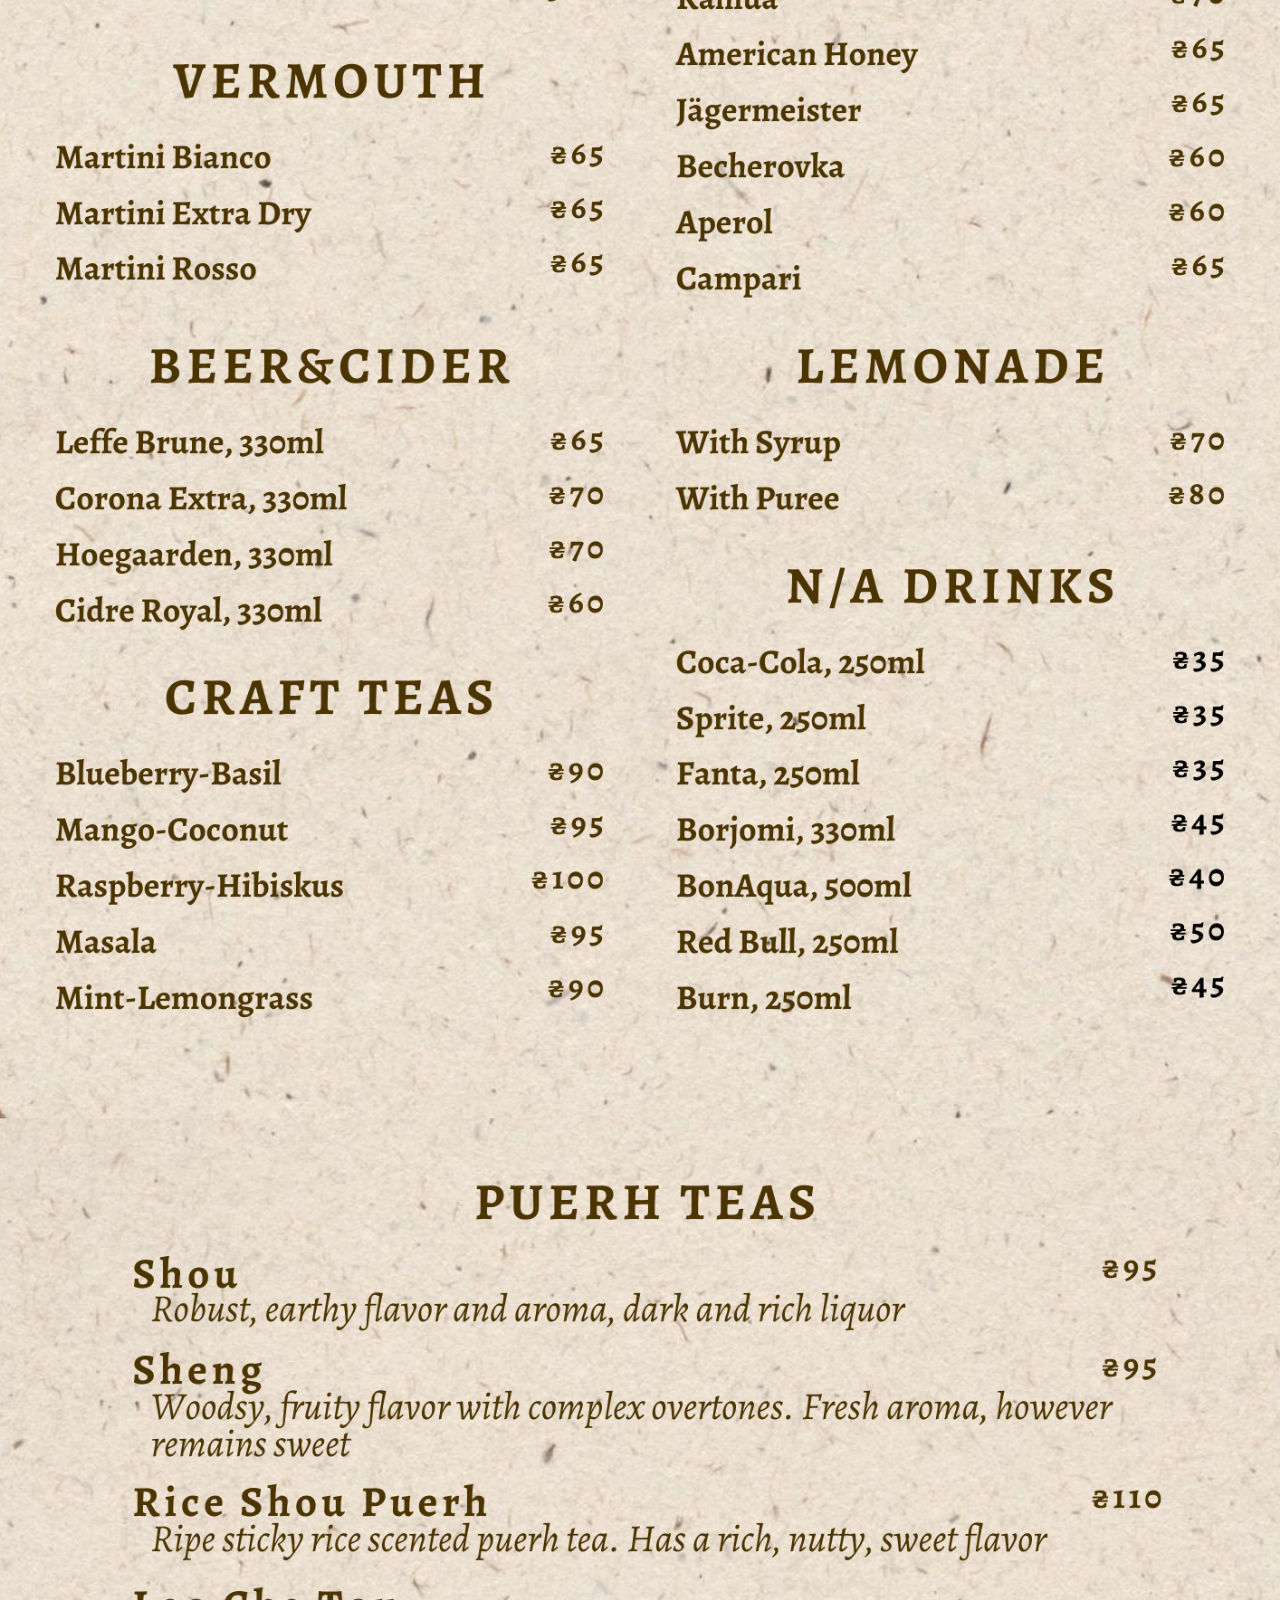
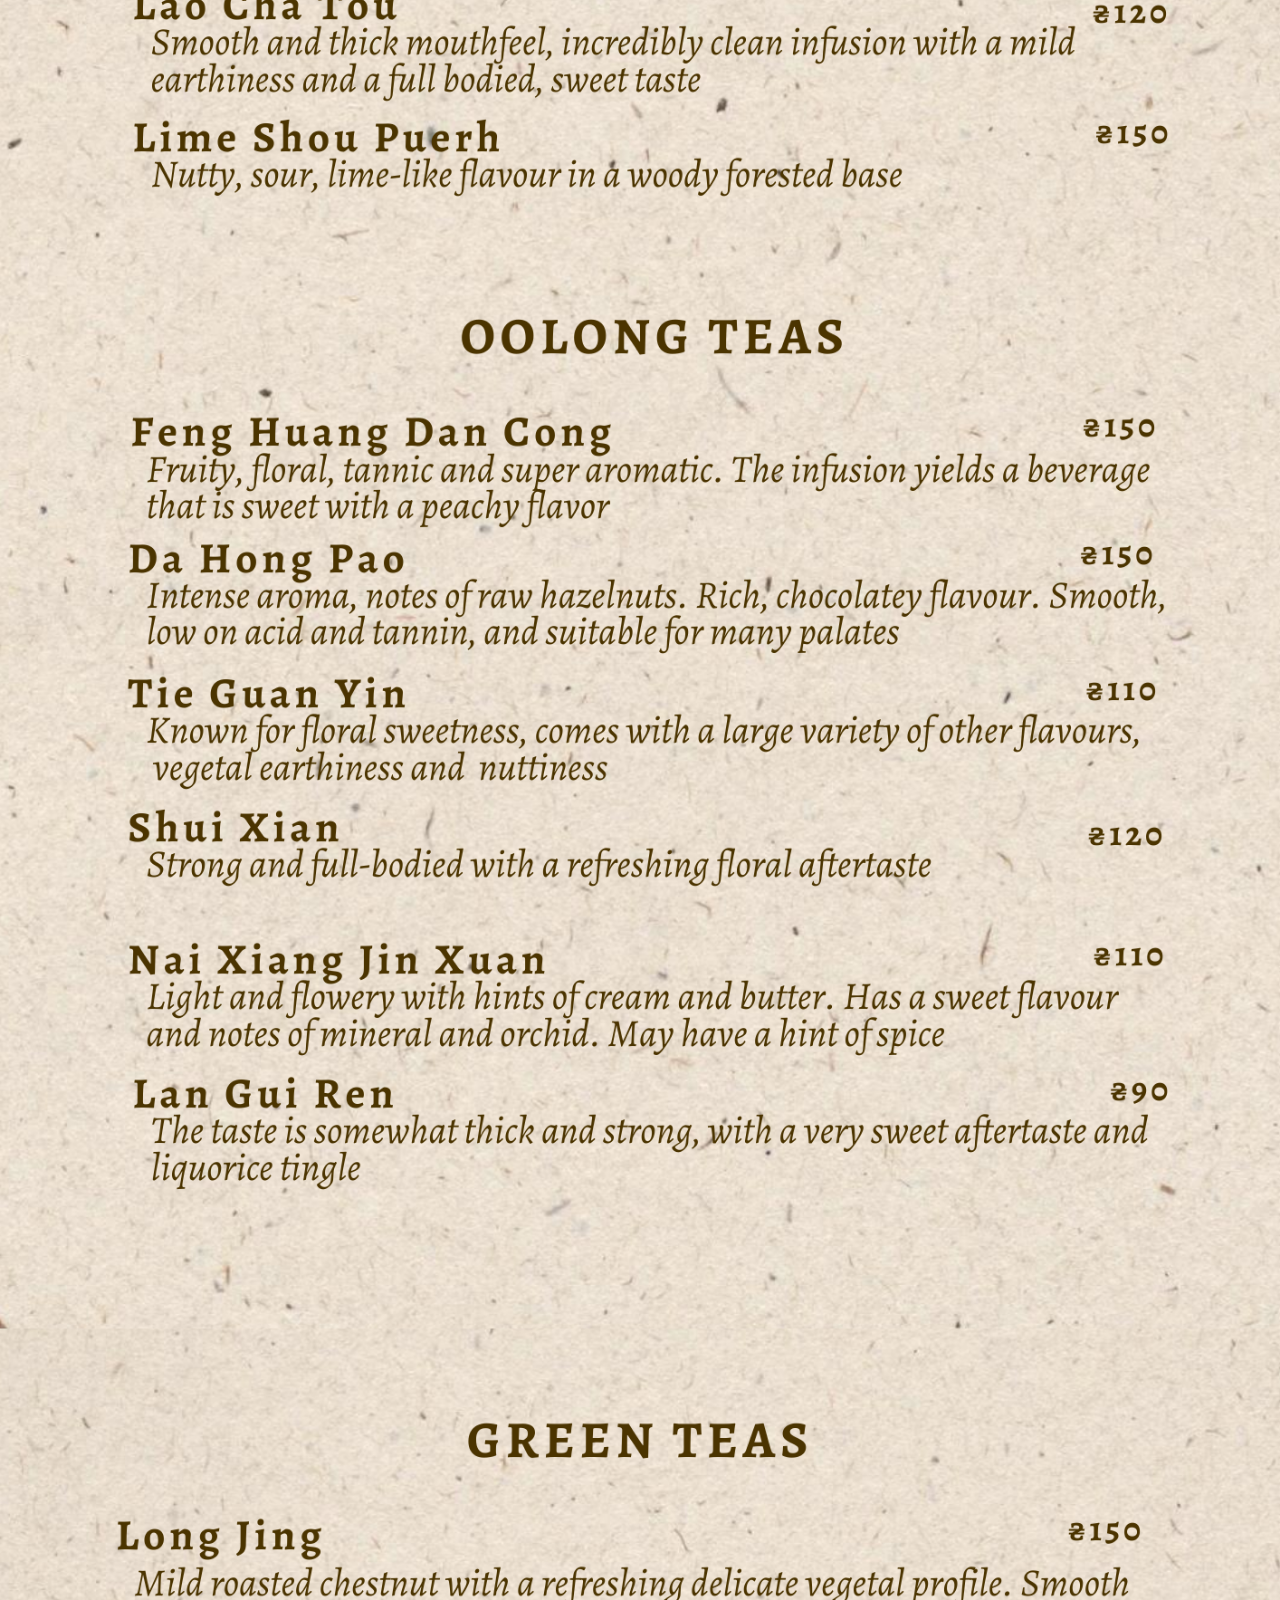
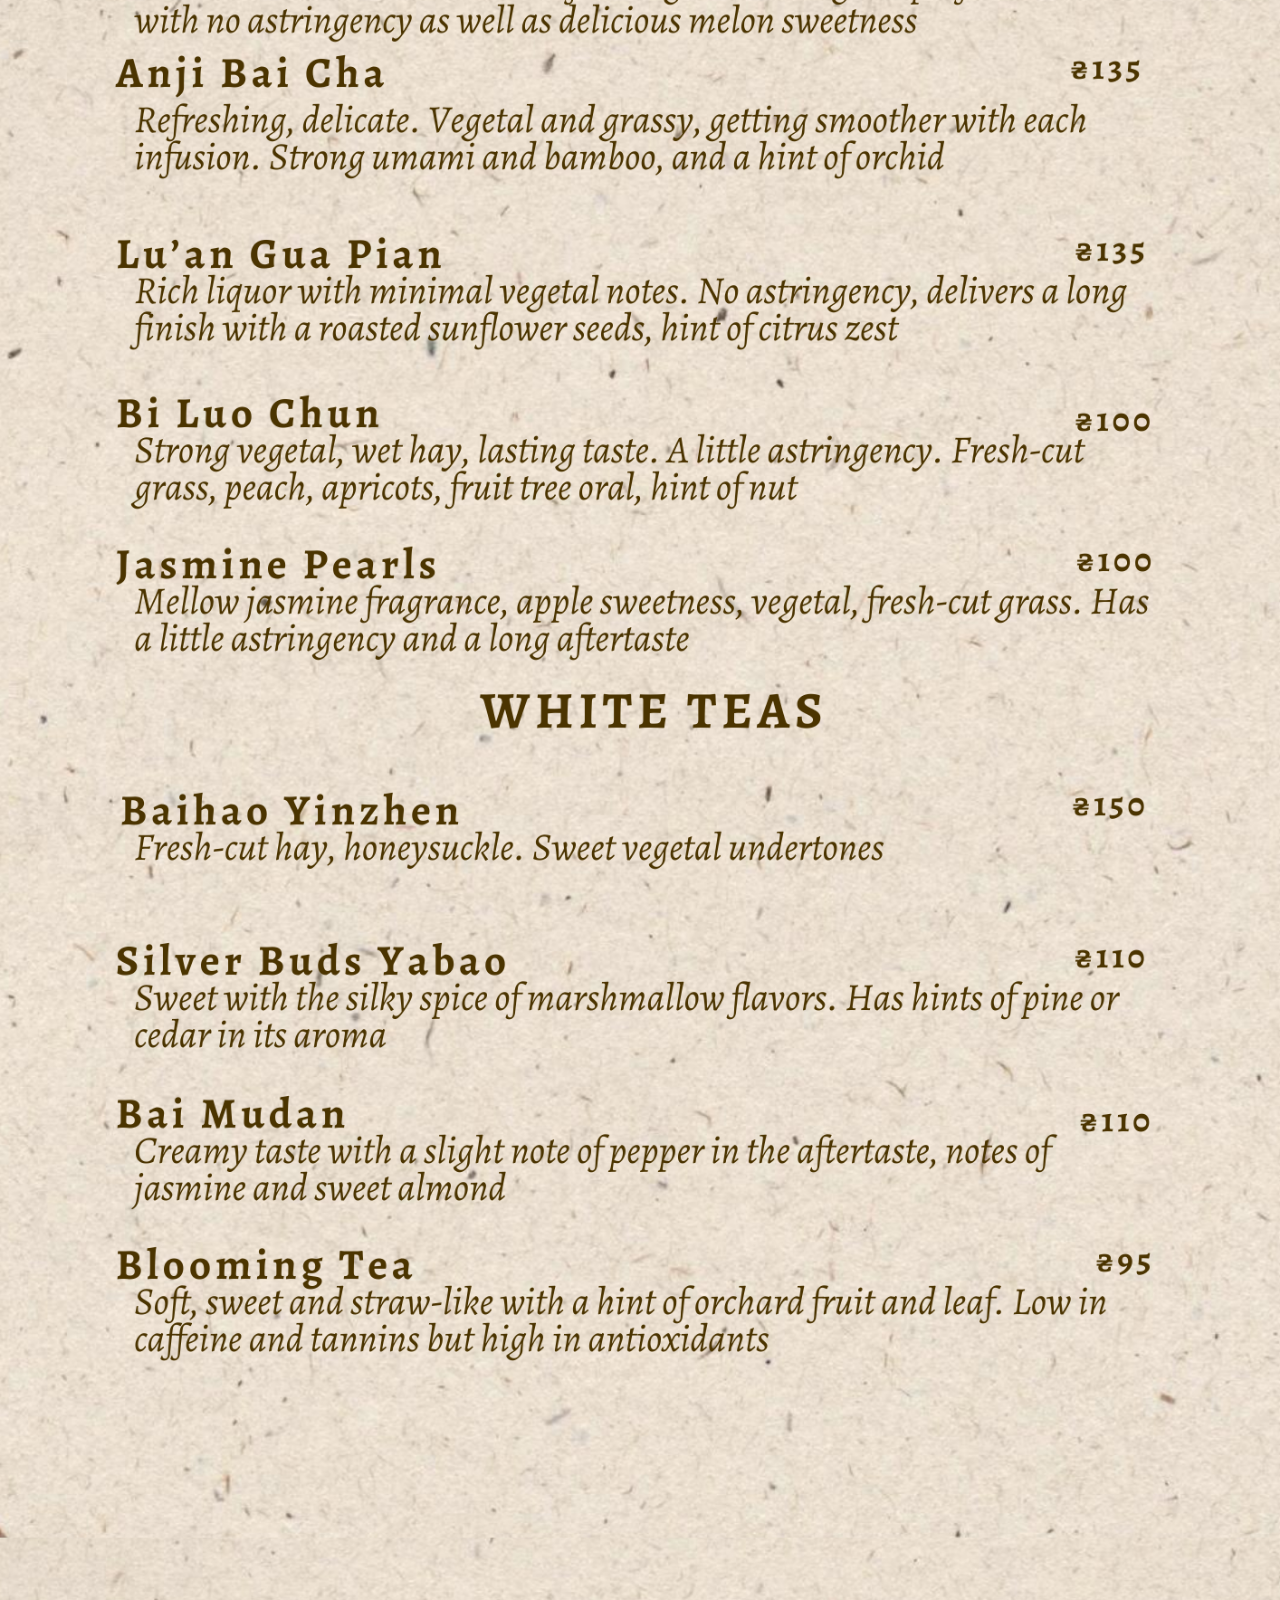
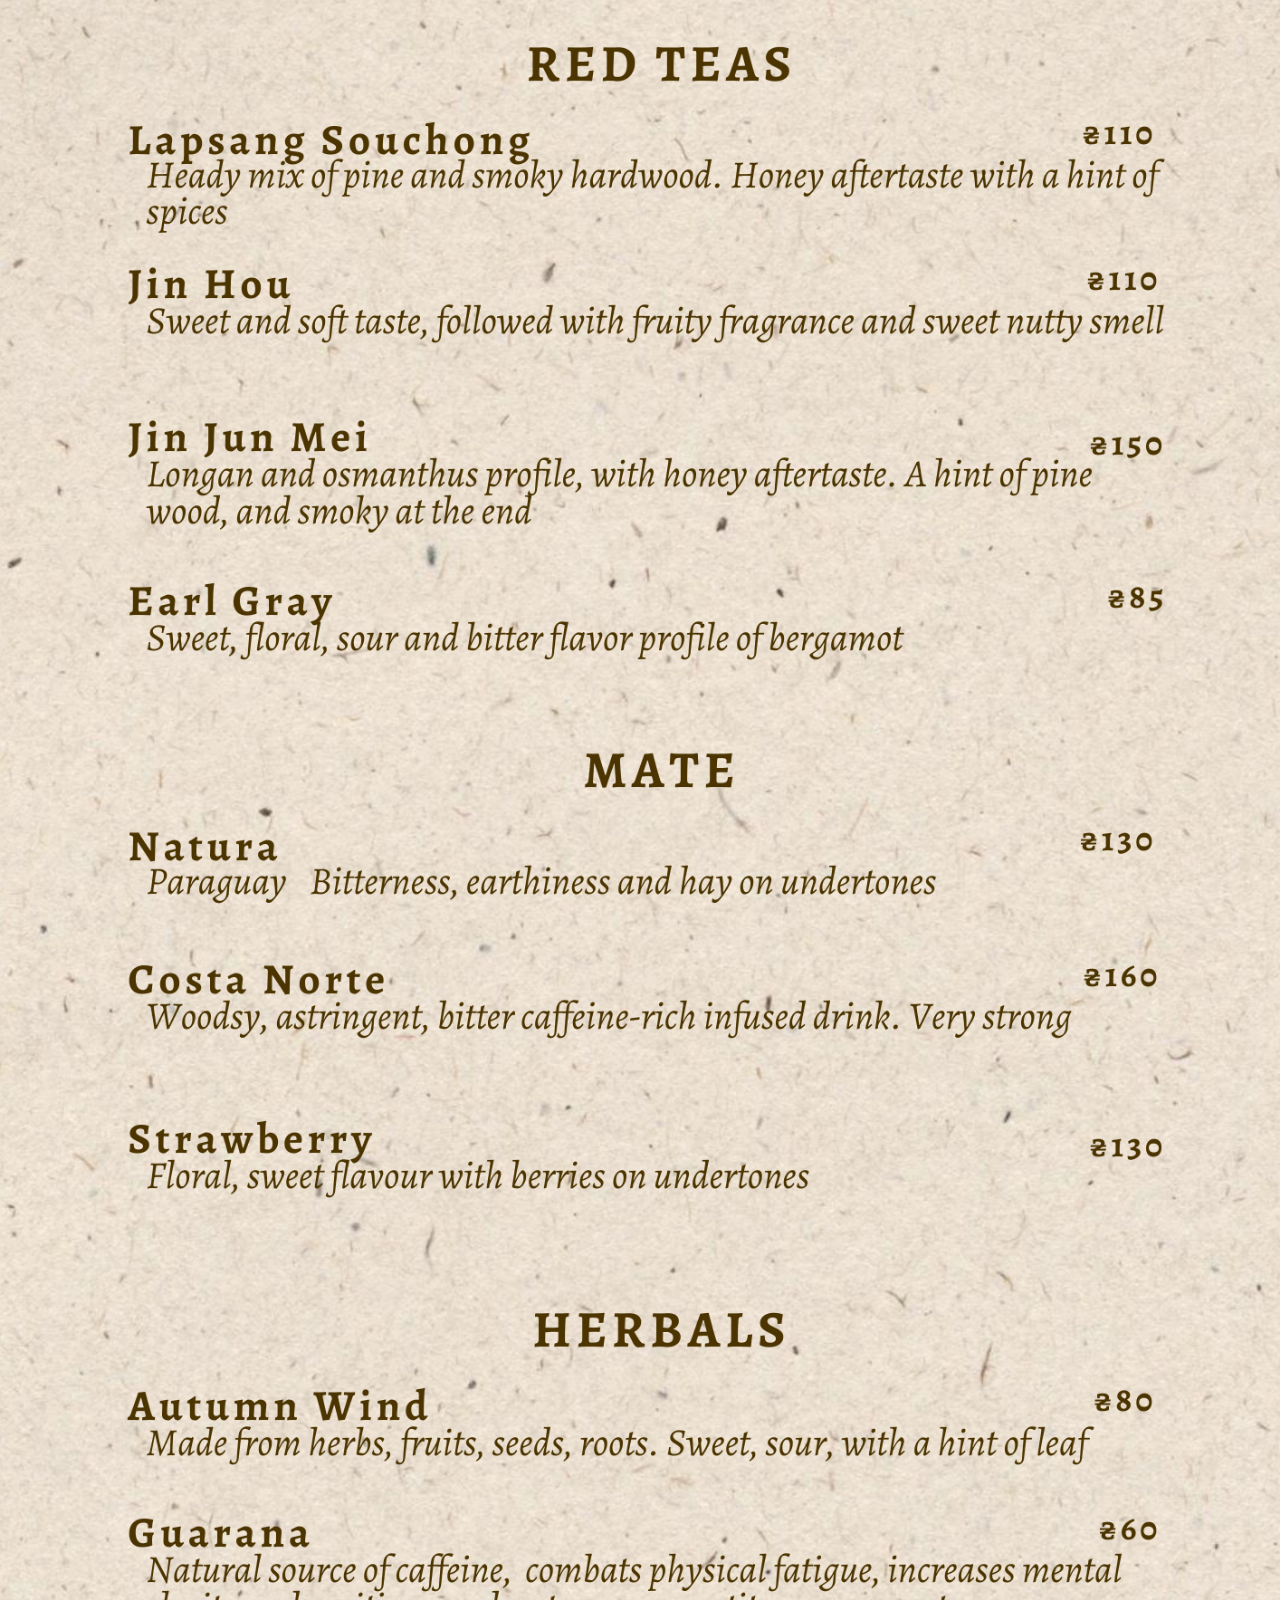
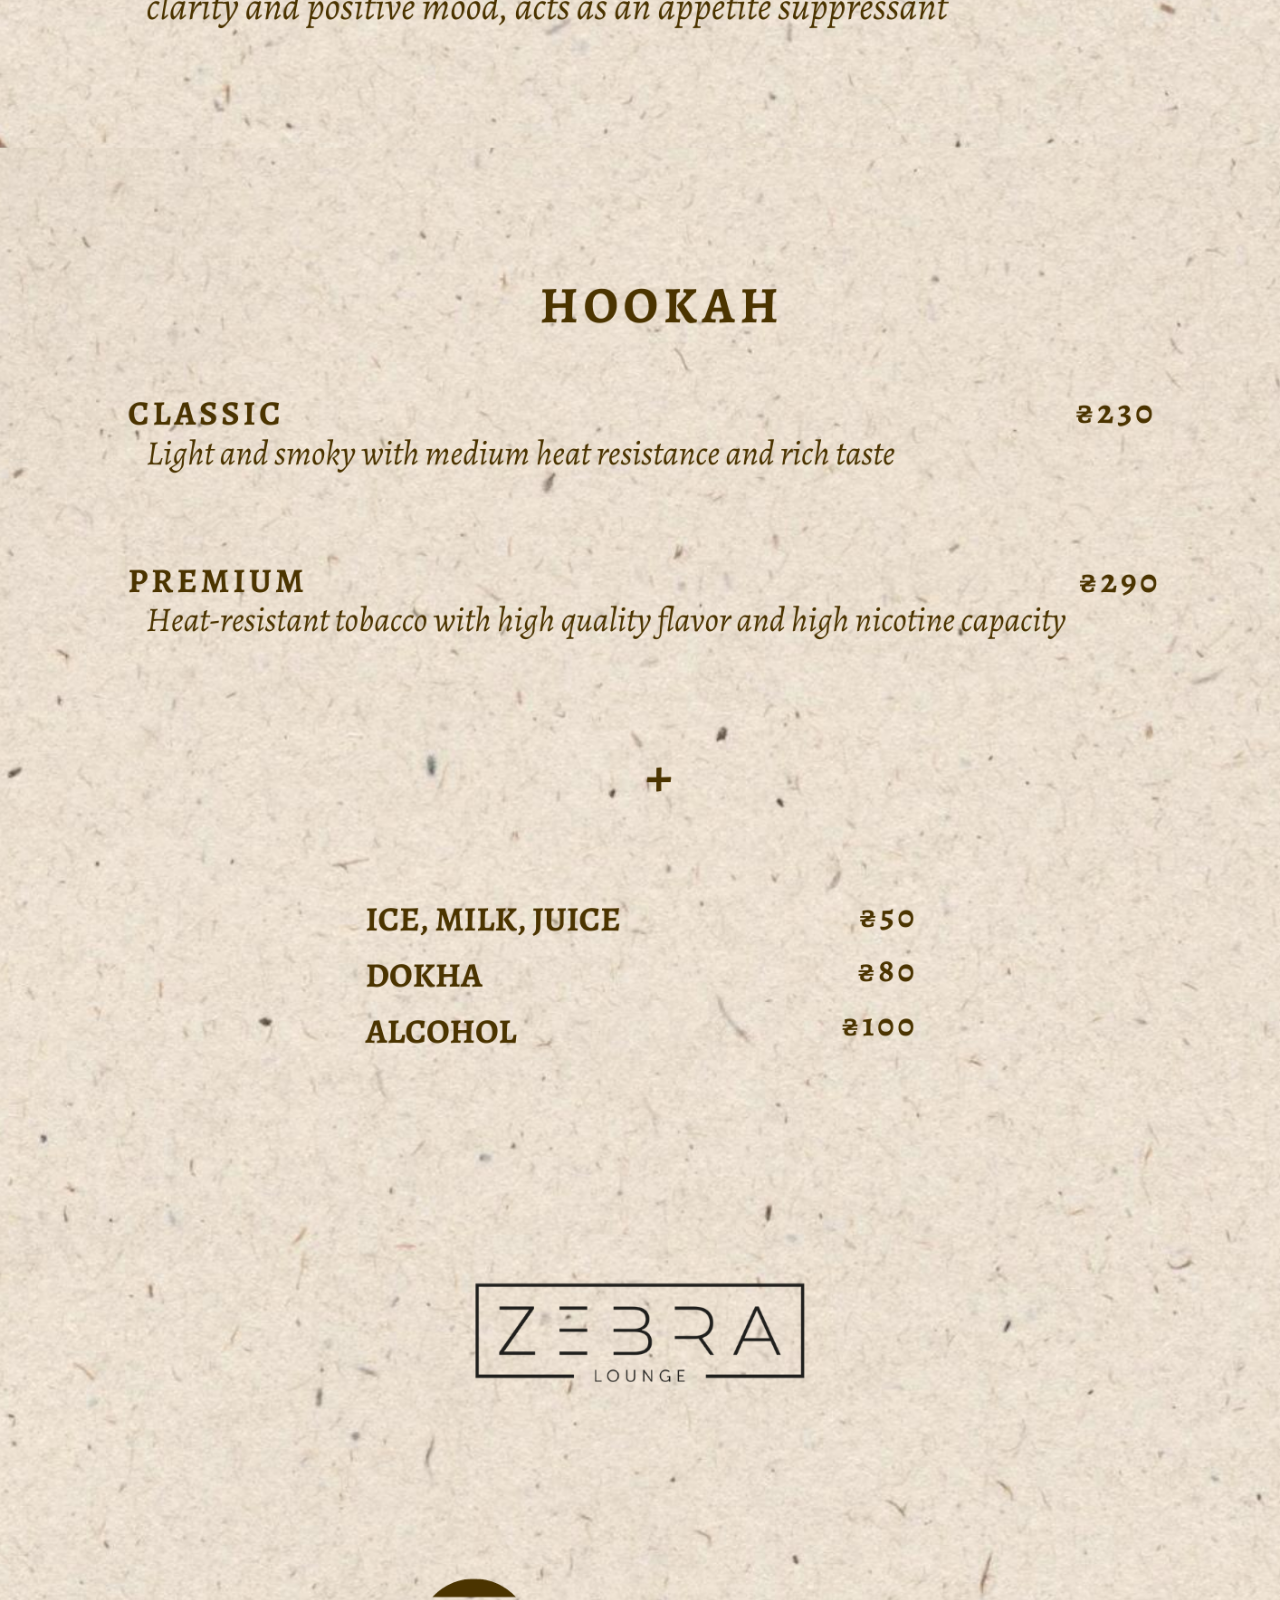
<file: indexEn.html>
<!DOCTYPE html>
<html>
  <meta name="viewport" content="width=device-width, initial-scale=1">
<head>
    <meta charset="utf-8">
    <link rel="stylesheet" href="https://maxcdn.bootstrapcdn.com/font-awesome/4.6.3/css/font-awesome.min.css" type="text/css">
    <link rel='stylesheet' href='css/style.css'>
</head>

<body>
<div id='app'>


<header>
 <div class="main__header">
   <div class="rate__block">
     <div class="item">
       <a>Rate us:</a>
     </div>
     <div class="item">
       <a href="https://g.page/zebraloungekiev/review?gm" target="_blank"><img src="img/rate.png"></a>
     </div>
     <div class="item facebook">
      <a class="icon social fb" href="https://www.facebook.com/zebraloungekiev/" target="_blank"> <i class="fa fa-facebook"></i></a>
     </div>
   </div>
   <div class="language__block">
     <div><a href="index.html">UA</a></div>
     <div><a href="indexEn.html">EN</a></div>
   </div>
 </div>
</header>

<div class="main__page">
  <img src="img/menuEn/1.png" alt="menu">
  <img src="img/menuEn/2.png" alt="menu">
  <img src="img/menuEn/3.png" alt="menu">
  <img src="img/menuEn/4.png" alt="menu">
  <img src="img/menuEn/5.png" alt="menu">
  <img src="img/menuEn/6.png" alt="menu">
  <img src="img/menuEn/7.png" alt="menu">
  <img src="img/menuEn/8.png" alt="menu">
  <img src="img/menuEn/9.png" alt="menu">
</div>
<footer>
  <a href="#">Buy certificate</a>
  <a href="#">Loyalty program</a>
</footer>

</div>
</body>
</html>
</file>
<file: css/style.css>
header{
  position: relative;
}

a, p, li, button, h1, h2, h3, h4, h5, h6 {
  font-family: 'Montserrat', sans-serif;
  font-weight: normal;
}

h1, h2, h3, h4, h5, h6 {
  margin: 0;
}

body{
  margin: 0;
}

body{
  background: black;
  color: white;
}

a{
  color: white;
  text-decoration: none;
}

.main__page{
  min-height: calc(100vh - 260px);
  padding-top: 70px;
}

.main__header{
  position: fixed;
  width: calc(100% - 30px);
  height: 40px;
  display: flex;
  justify-content: space-between;
  padding: 15px;
  align-items: center;
  z-index: 1000;
  background: black;
 border-bottom: 1px solid white;
}

.main__header a{
  color: white;
  font-size: 20px;
  text-decoration: none;
}

.rate__block{
  display: flex;
  justify-content: start;
  align-items: center;
}

@media screen and (max-width: 1200px) {
  .rate__block a{
    font-size: 16px;
  }

  .main__page{
    min-height: calc(100vh - 328px);
  }
}

.rate__block .item{
  padding: 0 30px;
}

@media screen and (max-width: 1200px) {
  .rate__block .item{
   text-align: center;
   padding: 0 20px;
  }
}

@media screen and (max-width: 800px) {
  .main__list li{
    line-height: 30px;
    font-size: 24px;
  }

  .rate__block .item{
    padding: 0 20px;
  }

  .item__description ul{
    padding-left: 30px;
  }
}


.language__block{
  display: flex;
}

.language__block div{
padding: 0 15px;
}

footer{
  display: flex;
  justify-content: space-between;
  align-self: center;
  padding: 20px 100px 40px 100px;
}

footer a{
  background: white;
  color: #262626;
  border: none;
  width: 440px;
  outline: none;
  border-radius: 10px;
  padding: 18px 0;
  font-size: 24px;
  text-align: center;
}

@media screen and (max-width: 1200px) {
  footer{
    flex-direction: column;
    align-items: center;
  }

  footer a{
    width: 100%;
  }
  
  footer a:first-child{
    margin-bottom: 28px;
  }
}

@media screen and (max-width: 1200px) {
  footer{
    padding: 20px 24px;
  }
}

footer a:hover{
  opacity: 1;
  background: #9d9ea1;
  color: #262626;
}


@media screen and (max-width: 800px) {
  .language__block div{
    padding: 0 10px;
  }

  .rate__block .item {
    padding: 10px;
  }
}

.main__header .item img{
  width: 132px;
  height: 60px;
  margin-top: 8px;
}

@media screen and (max-width: 800px) {
  .main__header .item img{
    width: 100px;
    height: 46px;
    margin-top: 8px;
  }
}

.rate__block .fb{
background: #c9cace;
-webkit-transition: 0.5s;
width: 40px;
height: 40px;
border-radius: 50%;
padding: 0 0;
position: relative;
display: block;
}

.rate__block .fb i{
  left: 14px;
  top: 11px;
  position: absolute;
  color: #262626;
  font-size: 20px;
}

.rate__block .fb:hover{
  background: #262626;
}

.rate__block .fb:hover i{
  color: #c9cace;
}

iframe{
  width: 100%;
  height: calc(100vh - 280px);
}

.main__page{
  display: flex;
    flex-direction: column;
    align-items: center;
    justify-content: flex-start;
}

@media screen and (max-width: 1400px) {
  .main__page{
    width: 100%;
  }

  .main__page img{
    width: 100%;
  }
  }

  @media screen and (max-width: 600px) {
  .rate__block .item:first-child{
    padding: 10px 3px;
  }
  }
</file>
